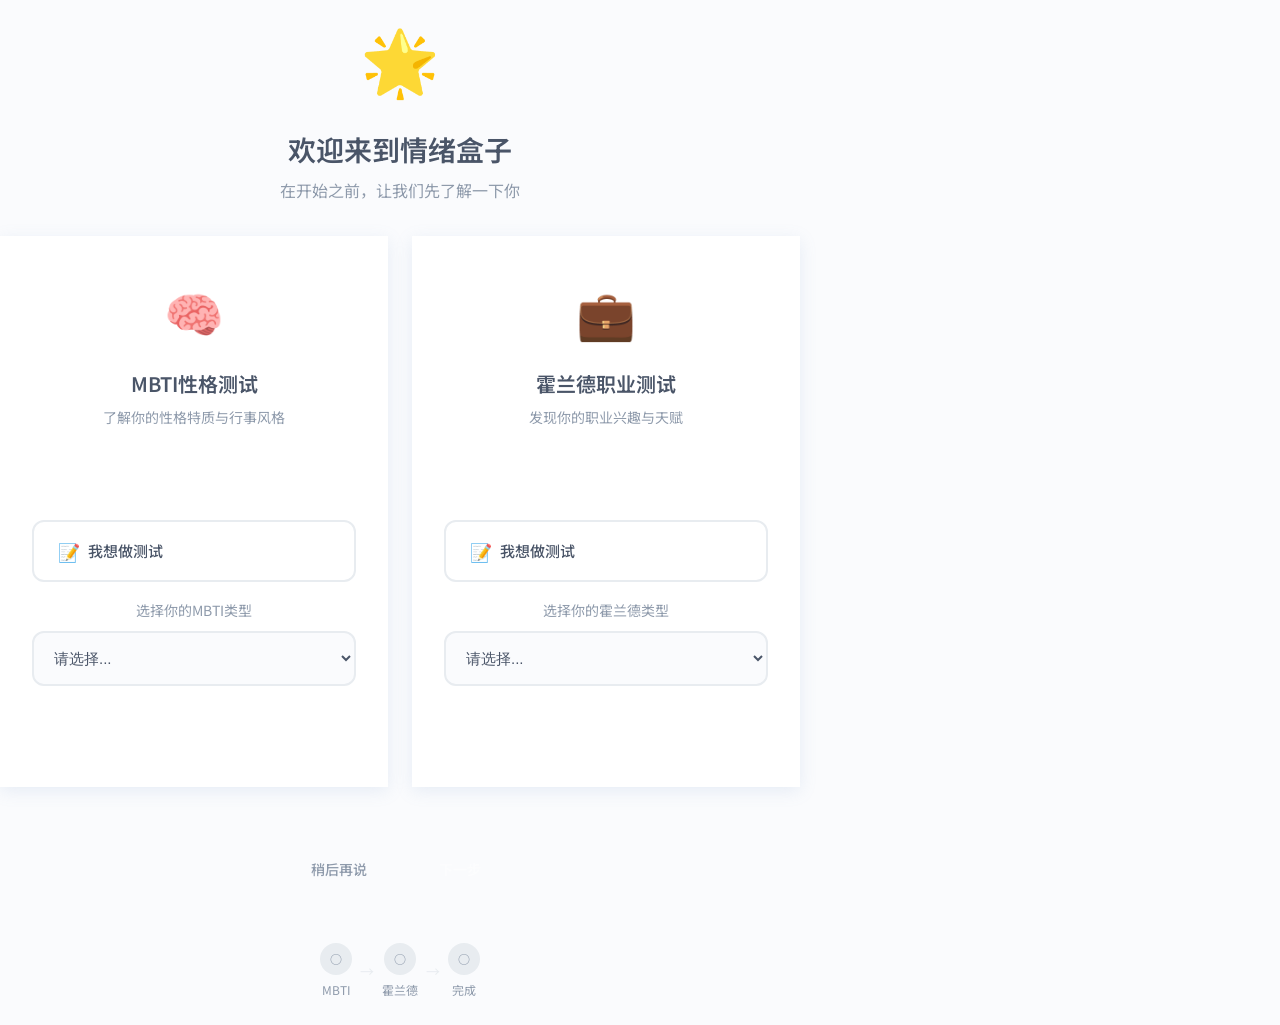
<file: index.html>
<!DOCTYPE html>
<html lang="zh-CN">
<head>
    <meta charset="UTF-8">
    <meta name="viewport" content="width=device-width, initial-scale=1.0, maximum-scale=1.0, user-scalable=no">
    <meta name="description" content="情绪盒子 - AI情绪治愈日记，坏情绪定时消散，小美好永久珍藏">
    <meta name="theme-color" content="#7C9ACC">
    <title>情绪盒子 - 欢迎来到情绪盒子</title>

    <link rel="preconnect" href="https://fonts.googleapis.com">
    <link rel="preconnect" href="https://fonts.gstatic.com" crossorigin>
    <link href="https://fonts.googleapis.com/css2?family=Noto+Sans+SC:wght@300;400;500;600;700&display=swap" rel="stylesheet">

    <link rel="stylesheet" href="css/variables.css">
    <link rel="stylesheet" href="css/base.css">
    <link rel="stylesheet" href="css/animations.css">
    <link rel="stylesheet" href="css/components.css">
    <link rel="stylesheet" href="css/layouts.css">

    <link rel="icon" href="data:image/svg+xml,<svg xmlns='http://www.w3.org/2000/svg' viewBox='0 0 100 100'><text y='.9em' font-size='90'>🫧</text></svg>">
</head>
<body>
    <div id="app" class="app-container">
        <!-- 准入选择页面 -->
        <div class="onboarding-container">
            <div class="onboarding-header">
                <div class="onboarding-icon">🌟</div>
                <h1 class="onboarding-title">欢迎来到情绪盒子</h1>
                <p class="onboarding-subtitle">在开始之前，让我们先了解一下你</p>
            </div>

            <div class="test-selection-grid">
                <!-- MBTI性格测试卡片 -->
                <div class="test-selection-card" id="mbtiSelectionCard">
                    <div class="test-card-icon">🧠</div>
                    <h2 class="test-card-title">MBTI性格测试</h2>
                    <p class="test-card-desc">了解你的性格特质与行事风格</p>
                    <div class="test-options">
                        <button class="test-option-btn" data-test="mbti" data-choice="known">
                            <span class="option-icon">✓</span>
                            <span class="option-text">我清楚自己的MBTI</span>
                        </button>
                        <button class="test-option-btn secondary" data-test="mbti" data-choice="unknown">
                            <span class="option-icon">📝</span>
                            <span class="option-text">我想做测试</span>
                        </button>
                    </div>
                    <div class="mbti-quick-select hidden" id="mbtiQuickSelect">
                        <p class="quick-select-label">选择你的MBTI类型</p>
                        <div class="mbti-type-selector">
                            <select id="mbtiTypeSelect" class="type-select">
                                <option value="">请选择...</option>
                                <optgroup label="分析型">
                                    <option value="INTJ">INTJ - 建筑师</option>
                                    <option value="INTP">INTP - 逻辑学家</option>
                                    <option value="ENTJ">ENTJ - 指挥官</option>
                                    <option value="ENTP">ENTP - 辩论家</option>
                                </optgroup>
                                <optgroup label="外交型">
                                    <option value="INFJ">INFJ - 提倡者</option>
                                    <option value="INFP">INFP - 调停者</option>
                                    <option value="ENFJ">ENFJ - 主人公</option>
                                    <option value="ENFP">ENFP - 竞选者</option>
                                </optgroup>
                                <optgroup label="守护型">
                                    <option value="ISTJ">ISTJ - 物流师</option>
                                    <option value="ISFJ">ISFJ - 守卫者</option>
                                    <option value="ESTJ">ESTJ - 总经理</option>
                                    <option value="ESFJ">ESFJ - 执政官</option>
                                </optgroup>
                                <optgroup label="探险型">
                                    <option value="ISTP">ISTP - 鉴赏家</option>
                                    <option value="ISFP">ISFP - 探险家</option>
                                    <option value="ESTP">ESTP - 企业家</option>
                                    <option value="ESFP">ESFP - 表演者</option>
                                </optgroup>
                            </select>
                        </div>
                        <button class="confirm-selection-btn" id="confirmMBTIBtn">确认选择</button>
                    </div>
                </div>

                <!-- 霍兰德职业测试卡片 -->
                <div class="test-selection-card" id="hollandSelectionCard">
                    <div class="test-card-icon">💼</div>
                    <h2 class="test-card-title">霍兰德职业测试</h2>
                    <p class="test-card-desc">发现你的职业兴趣与天赋</p>
                    <div class="test-options">
                        <button class="test-option-btn" data-test="holland" data-choice="known">
                            <span class="option-icon">✓</span>
                            <span class="option-text">我知道我的类型</span>
                        </button>
                        <button class="test-option-btn secondary" data-test="holland" data-choice="unknown">
                            <span class="option-icon">📝</span>
                            <span class="option-text">我想做测试</span>
                        </button>
                    </div>
                    <div class="holland-quick-select hidden" id="hollandQuickSelect">
                        <p class="quick-select-label">选择你的霍兰德类型</p>
                        <div class="holland-type-selector">
                            <select id="hollandTypeSelect" class="type-select">
                                <option value="">请选择...</option>
                                <option value="R">R - 现实型（Realistic）</option>
                                <option value="I">I - 研究型（Investigative）</option>
                                <option value="A">A - 艺术型（Artistic）</option>
                                <option value="S">S - 社会型（Social）</option>
                                <option value="E">E - 企业型（Enterprising）</option>
                                <option value="C">C - 常规型（Conventional）</option>
                                <option value="RI">RI - 现实+研究型</option>
                                <option value="RS">RS - 现实+社会型</option>
                                <option value="IS">IS - 研究+社会型</option>
                                <option value="IA">IA - 研究+艺术型</option>
                                <option value="SA">SA - 社会+艺术型</option>
                                <option value="SE">SE - 社会+企业型</option>
                                <option value="EC">EC - 企业+常规型</option>
                                <option value="CI">CI - 常规+研究型</option>
                                <option value="CR">CR - 常规+现实型</option>
                            </select>
                        </div>
                        <button class="confirm-selection-btn" id="confirmHollandBtn">确认选择</button>
                    </div>
                </div>
            </div>

            <!-- 底部操作按钮 -->
            <div class="onboarding-footer">
                <button class="skip-btn" id="skipOnboardingBtn">稍后再说</button>
                <button class="next-btn" id="nextOnboardingBtn" disabled>下一步</button>
            </div>
            
            <!-- 完成状态指示器 -->
            <div class="completion-indicator">
                <div class="completion-item">
                    <span class="completion-icon" id="mbtiIcon">○</span>
                    <span class="completion-text">MBTI</span>
                </div>
                <div class="completion-arrow">→</div>
                <div class="completion-item">
                    <span class="completion-icon" id="hollandIcon">○</span>
                    <span class="completion-text">霍兰德</span>
                </div>
                <div class="completion-arrow">→</div>
                <div class="completion-item">
                    <span class="completion-icon" id="doneIcon">○</span>
                    <span class="completion-text">完成</span>
                </div>
            </div>
        </div>
    </div>

    <div class="modal-overlay hidden" id="modalOverlay">
        <div class="modal">
            <div class="modal-header">
                <h3 class="modal-title" id="modalTitle">提示</h3>
                <button class="modal-close" id="modalClose">
                    <svg width="20" height="20" viewBox="0 0 256 256"><path fill="currentColor" d="M205.66 194.34a8 8 0 0 1-11.32 11.32L128 139.31l-66.34 66.35a8 8 0 0 1-11.32-11.32L116.69 128L50.34 61.66a8 8 0 0 1 11.32-11.32L128 116.69l66.34-66.35a8 8 0 0 1 11.32 11.32L139.31 128Z"/></svg>
                </button>
            </div>
            <div class="modal-body" id="modalBody"></div>
            <div class="modal-footer" id="modalFooter"></div>
        </div>
    </div>

    <script>
        // 页面加载时检查是否已完成引导
        document.addEventListener('DOMContentLoaded', () => {
            const hasCompletedSetup = localStorage.getItem('hasCompletedSetup') === 'true';
            if (hasCompletedSetup) {
                window.location.href = 'main.html';
                return;
            }

            // 获取DOM元素
            const mbtiSelect = document.getElementById('mbtiTypeSelect');
            const hollandSelect = document.getElementById('hollandTypeSelect');
            const nextBtn = document.getElementById('nextOnboardingBtn');
            const skipBtn = document.getElementById('skipOnboardingBtn');
            const mbtiIcon = document.getElementById('mbtiIcon');
            const hollandIcon = document.getElementById('hollandIcon');
            const doneIcon = document.getElementById('doneIcon');

            // 检查两个选择是否都已完成
            function checkCompletion() {
                const mbtiSelected = mbtiSelect.value && mbtiSelect.value !== '';
                const hollandSelected = hollandSelect.value && hollandSelect.value !== '';
                
                // 更新MBTI图标状态
                if (mbtiIcon) {
                    mbtiIcon.textContent = mbtiSelected ? '✓' : '○';
                    mbtiIcon.classList.toggle('completed', mbtiSelected);
                }
                
                // 更新霍兰德图标状态
                if (hollandIcon) {
                    hollandIcon.textContent = hollandSelected ? '✓' : '○';
                    hollandIcon.classList.toggle('completed', hollandSelected);
                }
                
                // 更新完成图标状态
                if (doneIcon) {
                    doneIcon.textContent = (mbtiSelected && hollandSelected) ? '✓' : '○';
                    doneIcon.classList.toggle('completed', (mbtiSelected && hollandSelected));
                }
                
                // 更新下一步按钮状态
                if (nextBtn) {
                    if (mbtiSelected && hollandSelected) {
                        nextBtn.disabled = false;
                        nextBtn.textContent = '完成';
                    } else {
                        nextBtn.disabled = true;
                        nextBtn.textContent = '下一步';
                    }
                }
            }

            // 监听下拉框变化
            if (mbtiSelect) {
                mbtiSelect.addEventListener('change', checkCompletion);
            }
            if (hollandSelect) {
                hollandSelect.addEventListener('change', checkCompletion);
            }

            // 稍后再说按钮
            if (skipBtn) {
                skipBtn.addEventListener('click', () => {
                    // 不保存任何数据，仅标记已跳过
                    localStorage.setItem('hasCompletedSetup', 'true');
                    localStorage.setItem('setupSkipped', 'true');
                    window.location.href = 'main.html';
                });
            }

            // 下一步/完成按钮
            if (nextBtn) {
                nextBtn.addEventListener('click', () => {
                    if (nextBtn.disabled) return;
                    
                    // 保存用户选择的类型
                    const mbtiType = mbtiSelect.value;
                    const hollandType = hollandSelect.value;
                    
                    localStorage.setItem('userMbti', mbtiType);
                    localStorage.setItem('userHolland', hollandType);
                    localStorage.setItem('hasCompletedSetup', 'true');
                    localStorage.setItem('setupSkipped', 'false');
                    
                    // 跳转到主界面
                    window.location.href = 'main.html';
                });
            }

            // 初始化检查
            checkCompletion();
        });
    </script>

    <script src="js/utils/storage.js"></script>
    <script src="js/utils/helpers.js"></script>
    <script src="js/modules/test.js"></script>
</body>
</html>
</file>
<file: css/variables.css>
:root {
    --primary: #7C9ACC;
    --primary-dark: #5A7FA8;
    --primary-light: #B8D4E8;

    --emotion-happy: #FFD93D;
    --emotion-calm: #6EC6FF;
    --emotion-energy: #FFB366;
    --emotion-heal: #98D4BB;
    --emotion-romantic: #FFB5C2;
    --emotion-contemplative: #C4A2D4;
    --emotion-sad: #8EBDD4;
    --emotion-anxious: #D4A574;

    --background: #FAFBFD;
    --surface: #FFFFFF;
    --text-primary: #4A5568;
    --text-secondary: #8E9AAB;
    --border: #E8ECF0;

    --success: #7BCDA0;
    --warning: #FFB347;
    --error: #E8A0A0;

    --font-primary: "Noto Sans SC", -apple-system, BlinkMacSystemFont, "PingFang SC", sans-serif;

    --text-xs: 12px;
    --text-sm: 14px;
    --text-base: 16px;
    --text-lg: 18px;
    --text-xl: 24px;
    --text-2xl: 32px;
    --text-3xl: 40px;

    --space-xs: 4px;
    --space-sm: 8px;
    --space-md: 16px;
    --space-lg: 24px;
    --space-xl: 32px;
    --space-2xl: 48px;
    --space-3xl: 64px;

    --radius-sm: 8px;
    --radius-md: 12px;
    --radius-lg: 20px;
    --radius-full: 9999px;

    --ease-gentle: cubic-bezier(0.4, 0, 0.2, 1);
    --ease-bounce: cubic-bezier(0.34, 1.56, 0.64, 1);
    --ease-smooth: cubic-bezier(0.25, 0.1, 0.25, 1);

    --duration-fast: 150ms;
    --duration-normal: 300ms;
    --duration-slow: 500ms;
    --duration-slower: 800ms;

    --shadow-sm: 0 2px 8px rgba(124, 154, 204, 0.1);
    --shadow-md: 0 4px 16px rgba(124, 154, 204, 0.15);
    --shadow-lg: 0 8px 32px rgba(124, 154, 204, 0.2);

    --current-emotion: var(--primary);
}

[data-theme="happy"] {
    --current-emotion: var(--emotion-happy);
}

[data-theme="calm"] {
    --current-emotion: var(--emotion-calm);
}

[data-theme="energy"] {
    --current-emotion: var(--emotion-energy);
}

[data-theme="heal"] {
    --current-emotion: var(--emotion-heal);
}

[data-theme="romantic"] {
    --current-emotion: var(--emotion-romantic);
}

[data-theme="contemplative"] {
    --current-emotion: var(--emotion-contemplative);
}

@media (prefers-reduced-motion: reduce) {
    :root {
        --duration-fast: 0ms;
        --duration-normal: 0ms;
        --duration-slow: 0ms;
        --duration-slower: 0ms;
    }
}
</file>
<file: css/base.css>
*, *::before, *::after {
    box-sizing: border-box;
    margin: 0;
    padding: 0;
}

html {
    font-size: 16px;
    -webkit-font-smoothing: antialiased;
    -moz-osx-font-smoothing: grayscale;
}

body {
    font-family: var(--font-primary);
    font-size: var(--text-base);
    line-height: 1.8;
    color: var(--text-primary);
    background-color: var(--background);
    min-height: 100vh;
    overflow-x: hidden;
}

input, textarea, button {
    font-family: inherit;
    font-size: inherit;
    border: none;
    outline: none;
    background: none;
}

button {
    cursor: pointer;
}

a {
    color: inherit;
    text-decoration: none;
}

ul, ol {
    list-style: none;
}

img {
    max-width: 100%;
    height: auto;
    display: block;
}

h1, h2, h3, h4, h5, h6 {
    font-weight: 600;
    line-height: 1.3;
}

h1 { font-size: var(--text-3xl); }
h2 { font-size: var(--text-2xl); }
h3 { font-size: var(--text-xl); }
h4 { font-size: var(--text-lg); }

p {
    margin-bottom: var(--space-md);
}

p:last-child {
    margin-bottom: 0;
}

::placeholder {
    color: var(--text-secondary);
    opacity: 0.7;
}

::-webkit-scrollbar {
    width: 6px;
    height: 6px;
}

::-webkit-scrollbar-track {
    background: transparent;
}

::-webkit-scrollbar-thumb {
    background: var(--border);
    border-radius: var(--radius-full);
}

::-webkit-scrollbar-thumb:hover {
    background: var(--text-secondary);
}

.sr-only {
    position: absolute;
    width: 1px;
    height: 1px;
    padding: 0;
    margin: -1px;
    overflow: hidden;
    clip: rect(0, 0, 0, 0);
    white-space: nowrap;
    border: 0;
}
</file>
<file: css/animations.css>
@keyframes fadeIn {
    from { opacity: 0; }
    to { opacity: 1; }
}

@keyframes fadeOut {
    from { opacity: 1; }
    to { opacity: 0; }
}

@keyframes fadeInUp {
    from {
        opacity: 0;
        transform: translateY(20px);
    }
    to {
        opacity: 1;
        transform: translateY(0);
    }
}

@keyframes fadeInDown {
    from {
        opacity: 0;
        transform: translateY(-20px);
    }
    to {
        opacity: 1;
        transform: translateY(0);
    }
}

@keyframes scaleIn {
    from {
        opacity: 0;
        transform: scale(0.9);
    }
    to {
        opacity: 1;
        transform: scale(1);
    }
}

@keyframes scaleOut {
    from {
        opacity: 1;
        transform: scale(1);
    }
    to {
        opacity: 0;
        transform: scale(0.95);
    }
}

@keyframes float {
    0%, 100% {
        transform: translateY(0) rotate(0deg);
    }
    50% {
        transform: translateY(-10px) rotate(5deg);
    }
}

@keyframes floatReverse {
    0%, 100% {
        transform: translateY(0) rotate(0deg);
    }
    50% {
        transform: translateY(-10px) rotate(-5deg);
    }
}

@keyframes breathe {
    0%, 100% {
        transform: scale(1);
    }
    50% {
        transform: scale(1.05);
    }
}

@keyframes pulse {
    0%, 100% {
        opacity: 1;
    }
    50% {
        opacity: 0.5;
    }
}

@keyframes shimmer {
    0% {
        background-position: -200% 0;
    }
    100% {
        background-position: 200% 0;
    }
}

@keyframes bounce {
    0%, 100% {
        transform: translateY(0);
    }
    50% {
        transform: translateY(-5px);
    }
}

@keyframes spin {
    from { transform: rotate(0deg); }
    to { transform: rotate(360deg); }
}

@keyframes petalFall {
    0% {
        transform: translateY(-10vh) translateX(0) rotate(0deg);
        opacity: 1;
    }
    100% {
        transform: translateY(100vh) translateX(100px) rotate(360deg);
        opacity: 0;
    }
}

@keyframes starTwinkle {
    0%, 100% {
        opacity: 0.3;
        transform: scale(1);
    }
    50% {
        opacity: 1;
        transform: scale(1.2);
    }
}

@keyframes ripple {
    0% {
        transform: scale(0);
        opacity: 0.5;
    }
    100% {
        transform: scale(4);
        opacity: 0;
    }
}

@keyframes slideInRight {
    from {
        opacity: 0;
        transform: translateX(30px);
    }
    to {
        opacity: 1;
        transform: translateX(0);
    }
}

@keyframes slideInLeft {
    from {
        opacity: 0;
        transform: translateX(-30px);
    }
    to {
        opacity: 1;
        transform: translateX(0);
    }
}

.animate-fade-in {
    animation: fadeIn var(--duration-normal) var(--ease-gentle);
}

.animate-fade-in-up {
    animation: fadeInUp var(--duration-slow) var(--ease-gentle);
}

.animate-scale-in {
    animation: scaleIn var(--duration-normal) var(--ease-bounce);
}

.animate-pulse {
    animation: pulse 2s var(--ease-gentle) infinite;
}

.animate-float {
    animation: float 6s var(--ease-gentle) infinite;
}

.animate-breathe {
    animation: breathe 3s var(--ease-gentle) infinite;
}

.animate-bounce {
    animation: bounce 1s var(--ease-bounce) infinite;
}

.transition-all {
    transition: all var(--duration-normal) var(--ease-gentle);
}

.transition-transform {
    transition: transform var(--duration-normal) var(--ease-gentle);
}

.transition-opacity {
    transition: opacity var(--duration-normal) var(--ease-gentle);
}

.transition-colors {
    transition: background-color var(--duration-slow) var(--ease-gentle),
                border-color var(--duration-slow) var(--ease-gentle),
                color var(--duration-slow) var(--ease-gentle);
}
</file>
<file: css/components.css>
.icon-btn {
    width: 40px;
    height: 40px;
    border-radius: var(--radius-full);
    display: flex;
    align-items: center;
    justify-content: center;
    color: var(--text-secondary);
    background: var(--surface);
    transition: all var(--duration-fast) var(--ease-gentle);
}

.icon-btn:hover {
    background: var(--primary-light);
    color: var(--primary-dark);
    transform: scale(1.05);
}

.icon-btn:active {
    transform: scale(0.95);
}

.primary-btn {
    display: inline-flex;
    align-items: center;
    justify-content: center;
    gap: var(--space-sm);
    padding: var(--space-md) var(--space-xl);
    background: linear-gradient(135deg, var(--primary) 0%, var(--primary-dark) 100%);
    color: white;
    font-weight: 500;
    border-radius: var(--radius-full);
    box-shadow: var(--shadow-sm);
    transition: all var(--duration-fast) var(--ease-gentle);
}

.primary-btn:hover {
    transform: translateY(-2px);
    box-shadow: var(--shadow-md);
    filter: brightness(1.05);
}

.primary-btn:active {
    transform: translateY(0) scale(0.98);
}

.primary-btn:disabled {
    opacity: 0.5;
    cursor: not-allowed;
    transform: none;
}

.secondary-btn {
    display: inline-flex;
    align-items: center;
    justify-content: center;
    gap: var(--space-sm);
    padding: var(--space-sm) var(--space-lg);
    background: transparent;
    color: var(--primary);
    font-weight: 500;
    border: 1.5px solid var(--primary);
    border-radius: var(--radius-full);
    transition: all var(--duration-fast) var(--ease-gentle);
}

.secondary-btn:hover {
    background: var(--primary-light);
    border-color: var(--primary);
}

.ghost-btn {
    display: inline-flex;
    align-items: center;
    justify-content: center;
    gap: var(--space-sm);
    padding: var(--space-sm) var(--space-md);
    background: transparent;
    color: var(--text-secondary);
    font-weight: 500;
    border-radius: var(--radius-md);
    transition: all var(--duration-fast) var(--ease-gentle);
}

.ghost-btn:hover {
    background: var(--border);
    color: var(--text-primary);
}

.back-btn {
    width: 40px;
    height: 40px;
    border-radius: var(--radius-full);
    display: flex;
    align-items: center;
    justify-content: center;
    color: var(--text-secondary);
    background: var(--surface);
    transition: all var(--duration-fast) var(--ease-gentle);
}

.back-btn:hover {
    background: var(--primary-light);
    color: var(--primary-dark);
}

.text-input {
    width: 100%;
    padding: var(--space-md);
    background: var(--surface);
    border: 1.5px solid var(--border);
    border-radius: var(--radius-md);
    color: var(--text-primary);
    transition: all var(--duration-fast) var(--ease-gentle);
}

.text-input:focus {
    border-color: var(--primary);
    box-shadow: 0 0 0 3px rgba(124, 154, 204, 0.2);
}

.text-input::placeholder {
    color: var(--text-secondary);
}

.mood-grid {
    display: grid;
    grid-template-columns: repeat(4, 1fr);
    gap: var(--space-md);
    padding: var(--space-md);
}

.mood-panel {
    display: flex;
    flex-direction: column;
    gap: var(--space-lg);
    padding: var(--space-md);
}

.mood-category {
    background: var(--surface);
    border-radius: var(--radius-lg);
    overflow: hidden;
    box-shadow: var(--shadow-sm);
}

.category-header {
    display: flex;
    align-items: center;
    gap: var(--space-sm);
    padding: var(--space-md) var(--space-lg);
    background: linear-gradient(135deg, var(--category-color) 0%, var(--category-color)80 100%);
    color: white;
}

.category-emoji {
    font-size: 20px;
}

.category-name {
    font-weight: 600;
    font-size: var(--text-base);
}

.category-desc {
    margin-left: auto;
    font-size: var(--text-xs);
    opacity: 0.8;
}

.category-emotions {
    display: grid;
    grid-template-columns: repeat(2, 1fr);
    gap: var(--space-sm);
    padding: var(--space-md);
}

.mood-card {
    position: relative;
    display: flex;
    flex-direction: column;
    align-items: center;
    gap: var(--space-xs);
    padding: var(--space-md);
    background: var(--background);
    border: 2px solid var(--border);
    border-radius: var(--radius-md);
    cursor: pointer;
    transition: all var(--duration-fast) var(--ease-gentle);
    overflow: hidden;
}

.mood-card:hover {
    border-color: var(--primary);
    transform: translateY(-2px);
    box-shadow: var(--shadow-sm);
}

.mood-card:active {
    transform: scale(0.95) translateY(0);
    box-shadow: none;
}

.mood-card.selected {
    border-color: var(--current-emotion);
    background: linear-gradient(135deg, var(--current-emotion)15 0%, var(--current-emotion)08 100%);
    transform: scale(1.02);
    box-shadow: 0 4px 12px var(--current-emotion)30;
}

.mood-card .mood-emoji {
    font-size: 28px;
    position: relative;
    z-index: 1;
}

.mood-card .mood-name {
    font-size: var(--text-sm);
    font-weight: 500;
    color: var(--text-primary);
    position: relative;
    z-index: 1;
}

.mood-card .mood-desc {
    font-size: var(--text-xs);
    color: var(--text-secondary);
    text-align: center;
    position: relative;
    z-index: 1;
}

.mood-glow {
    position: absolute;
    top: -50%;
    left: -50%;
    width: 200%;
    height: 200%;
    border-radius: 50%;
    opacity: 0;
    transition: opacity var(--duration-normal);
}

.mood-card:hover .mood-glow,
.mood-card.selected .mood-glow {
    opacity: 1;
}

.emotion-info-panel {
    margin-top: var(--space-md);
    padding: var(--space-lg);
    background: var(--surface);
    border-radius: var(--radius-lg);
    box-shadow: var(--shadow-sm);
    animation: fadeIn var(--duration-normal) var(--ease-gentle);
}

.emotion-info-header {
    display: flex;
    align-items: center;
    gap: var(--space-md);
    padding-left: var(--space-md);
    border-left: 4px solid var(--primary);
    margin-bottom: var(--space-md);
}

.emotion-info-emoji {
    font-size: 32px;
}

.emotion-info-content h4 {
    font-size: var(--text-lg);
    font-weight: 600;
    color: var(--text-primary);
    margin-bottom: var(--space-xs);
}

.emotion-info-content p {
    font-size: var(--text-sm);
    color: var(--text-secondary);
}

.emotion-info-psychology {
    display: flex;
    align-items: center;
    gap: var(--space-sm);
    padding: var(--space-md);
    background: rgba(124, 154, 204, 0.1);
    border-radius: var(--radius-md);
    font-size: var(--text-sm);
    color: var(--text-secondary);
}

.psychology-icon {
    font-size: 18px;
}

.mood-item {
    display: flex;
    flex-direction: column;
    align-items: center;
    gap: var(--space-xs);
    padding: var(--space-md);
    background: var(--surface);
    border: 2px solid transparent;
    border-radius: var(--radius-md);
    cursor: pointer;
    transition: all var(--duration-fast) var(--ease-gentle);
}

.mood-item:hover {
    transform: scale(1.05);
    box-shadow: var(--shadow-sm);
}

.mood-item.selected {
    border-color: var(--current-emotion);
    background: rgba(124, 154, 204, 0.1);
    transform: scale(1.08);
}

.mood-emoji {
    font-size: 32px;
    line-height: 1;
}

.mood-label {
    font-size: var(--text-sm);
    color: var(--text-secondary);
}

.mood-item.selected .mood-label {
    color: var(--text-primary);
    font-weight: 500;
}

.stars-container {
    display: flex;
    gap: var(--space-sm);
    padding: var(--space-md);
}

.star {
    font-size: 28px;
    cursor: pointer;
    transition: all var(--duration-fast) var(--ease-bounce);
    opacity: 0.3;
}

.star:hover {
    transform: scale(1.3);
}

.star.active {
    opacity: 1;
    animation: bounce 0.3s var(--ease-bounce);
}

.diary-card {
    background: var(--surface);
    border-radius: var(--radius-lg);
    padding: var(--space-lg);
    box-shadow: var(--shadow-sm);
    transition: all var(--duration-normal) var(--ease-gentle);
    cursor: pointer;
    position: relative;
    overflow: hidden;
}

.diary-card::before {
    content: '';
    position: absolute;
    left: 0;
    top: 0;
    bottom: 0;
    width: 4px;
    background: var(--current-emotion);
}

.diary-card:hover {
    transform: translateY(-4px);
    box-shadow: var(--shadow-md);
}

.diary-card:active {
    transform: translateY(-2px) scale(0.99);
}

.diary-card-title {
    font-size: var(--text-lg);
    font-weight: 600;
    margin-bottom: var(--space-sm);
    color: var(--text-primary);
}

.diary-card-preview {
    font-size: var(--text-sm);
    color: var(--text-secondary);
    line-height: 1.6;
    display: -webkit-box;
    -webkit-line-clamp: 3;
    -webkit-box-orient: vertical;
    overflow: hidden;
}

.diary-card-meta {
    display: flex;
    align-items: center;
    gap: var(--space-md);
    margin-top: var(--space-md);
    font-size: var(--text-xs);
    color: var(--text-secondary);
}

.chat-bubble {
    max-width: 80%;
    padding: var(--space-md) var(--space-lg);
    border-radius: var(--radius-lg);
    line-height: 1.6;
    animation: fadeInUp var(--duration-normal) var(--ease-gentle);
}

.chat-bubble.user {
    background: linear-gradient(135deg, var(--primary) 0%, var(--primary-dark) 100%);
    color: white;
    margin-left: auto;
    border-bottom-right-radius: var(--space-xs);
}

.chat-bubble.assistant {
    background: var(--surface);
    color: var(--text-primary);
    border-bottom-left-radius: var(--space-xs);
    box-shadow: var(--shadow-sm);
}

.chat-bubble.error {
    background: rgba(232, 160, 160, 0.2);
    border: 1px solid var(--error);
}

.chip {
    padding: var(--space-sm) var(--space-md);
    background: var(--surface);
    border: 1px solid var(--border);
    border-radius: var(--radius-full);
    font-size: var(--text-sm);
    color: var(--text-secondary);
    cursor: pointer;
    transition: all var(--duration-fast) var(--ease-gentle);
}

.chip:hover {
    background: var(--primary-light);
    border-color: var(--primary);
    color: var(--primary-dark);
}

.chip.active {
    background: var(--primary);
    border-color: var(--primary);
    color: white;
}

.toggle-btn {
    width: 40px;
    height: 40px;
    border-radius: var(--radius-md);
    display: flex;
    align-items: center;
    justify-content: center;
    color: var(--text-secondary);
    background: transparent;
    transition: all var(--duration-fast) var(--ease-gentle);
}

.toggle-btn:hover {
    background: var(--surface);
}

.toggle-btn.active {
    background: var(--primary-light);
    color: var(--primary);
}

/* ========================================
   弹窗组件 - 修复版
   ======================================== */

/* 遮罩层 */
.modal-overlay {
    position: fixed;
    inset: 0;
    background: rgba(0, 0, 0, 0.5);
    display: flex;
    align-items: center;
    justify-content: center;
    padding: var(--space-lg);
    z-index: 1000;
    opacity: 1;
    visibility: visible;
    transition: opacity 0.3s ease, visibility 0.3s ease;
}

/* 隐藏状态 - 关键修复！ */
.modal-overlay.hidden {
    display: none !important;
    opacity: 0 !important;
    visibility: hidden !important;
}

/* 弹窗主体 */
.modal {
    background: var(--surface);
    border-radius: var(--radius-xl);
    width: 100%;
    max-width: 480px;
    max-height: 85vh;
    overflow: hidden;
    display: flex;
    flex-direction: column;
    box-shadow: 0 20px 60px rgba(0, 0, 0, 0.3);
    transform: scale(1);
    transition: transform 0.3s cubic-bezier(0.34, 1.56, 0.64, 1);
}

/* 头部 */
.modal-header {
    display: flex;
    align-items: center;
    justify-content: space-between;
    padding: var(--space-lg);
    border-bottom: 1px solid var(--border);
    flex-shrink: 0;
}

.modal-title {
    font-size: var(--text-lg);
    font-weight: 600;
    color: var(--text-primary);
}

/* 关闭按钮 - 加大尺寸和层级 */
.modal-close {
    width: 36px;
    height: 36px;
    min-width: 36px;
    border-radius: var(--radius-full);
    display: flex;
    align-items: center;
    justify-content: center;
    color: var(--text-secondary);
    background: transparent;
    border: none;
    cursor: pointer;
    transition: all 0.2s ease;
    position: relative;
    z-index: 10;
}

.modal-close:hover {
    background: var(--border);
    color: var(--text-primary);
    transform: rotate(90deg);
}

.modal-close:active {
    transform: rotate(90deg) scale(0.95);
}

/* 内容区 */
.modal-body {
    padding: var(--space-lg);
    overflow-y: auto;
    flex: 1;
    -webkit-overflow-scrolling: touch;
}

/* 底部按钮 */
.modal-footer {
    display: flex;
    gap: var(--space-sm);
    justify-content: flex-end;
    padding: var(--space-lg);
    border-top: 1px solid var(--border);
    flex-shrink: 0;
    flex-wrap: wrap;
}

.modal-footer button {
    min-width: 80px;
    padding: var(--space-sm) var(--space-lg);
    border-radius: var(--radius-full);
    font-weight: 500;
    transition: all 0.2s ease;
}

/* Toast 提示 */
#toastContainer {
    position: fixed;
    bottom: 100px;
    left: 50%;
    transform: translateX(-50%);
    z-index: 1001;
    display: flex;
    flex-direction: column;
    align-items: center;
    gap: var(--space-sm);
    pointer-events: none;
}

.toast {
    background: var(--text-primary);
    color: white;
    padding: var(--space-md) var(--space-xl);
    border-radius: var(--radius-full);
    font-size: var(--text-sm);
    opacity: 0;
    transform: translateY(20px);
    transition: all 0.3s ease;
    white-space: nowrap;
    box-shadow: var(--shadow-md);
    pointer-events: auto;
}

.toast.show {
    opacity: 1;
    transform: translateY(0);
}

.toast.success {
    background: linear-gradient(135deg, #98D4BB, #7AC9A6);
}

.toast.error {
    background: linear-gradient(135deg, #E57373, #D32F2F);
}

.toast.warning {
    background: linear-gradient(135deg, #FFB74D, #F57C00);
}

/* 移动端适配 */
@media (max-width: 640px) {
    .modal-overlay {
        padding: var(--space-sm);
        align-items: flex-end;
    }

    .modal {
        max-width: 100%;
        max-height: 90vh;
        border-radius: var(--radius-xl) var(--radius-xl) 0 0;
        transform: translateY(0);
    }

    .modal-footer {
        flex-direction: column;
    }

    .modal-footer button {
        width: 100%;
    }
}
.modal {
    background: var(--surface);
    border-radius: var(--radius-lg);
    width: 100%;
    max-width: 480px;
    max-height: 90vh;
    overflow: hidden;
    display: flex;
    flex-direction: column;
    animation: scaleIn var(--duration-normal) var(--ease-bounce);
}

.modal-header {
    display: flex;
    align-items: center;
    justify-content: space-between;
    padding: var(--space-lg);
    border-bottom: 1px solid var(--border);
}

.modal-title {
    font-size: var(--text-lg);
    font-weight: 600;
}

.modal-close {
    width: 32px;
    height: 32px;
    border-radius: var(--radius-full);
    display: flex;
    align-items: center;
    justify-content: center;
    color: var(--text-secondary);
    transition: all var(--duration-fast) var(--ease-gentle);
}

.modal-close:hover {
    background: var(--border);
    color: var(--text-primary);
}

.modal-body {
    padding: var(--space-lg);
    overflow-y: auto;
    flex: 1;
}

.modal-footer {
    display: flex;
    gap: var(--space-md);
    justify-content: flex-end;
    padding: var(--space-lg);
    border-top: 1px solid var(--border);
}

.toast {
    position: fixed;
    bottom: 100px;
    left: 50%;
    transform: translateX(-50%);
    background: var(--text-primary);
    color: white;
    padding: var(--space-md) var(--space-xl);
    border-radius: var(--radius-full);
    font-size: var(--text-sm);
    z-index: 1001;
    animation: fadeInUp var(--duration-normal) var(--ease-bounce);
}

.toast.success {
    background: var(--success);
}

.toast.error {
    background: var(--error);
}

.toast.warning {
    background: var(--warning);
}

.setting-item {
    display: flex;
    align-items: center;
    justify-content: space-between;
    padding: var(--space-lg);
    background: var(--surface);
    border-radius: var(--radius-md);
    cursor: pointer;
    transition: all var(--duration-fast) var(--ease-gentle);
}

.setting-item:hover {
    background: var(--background);
}

.setting-info {
    display: flex;
    align-items: center;
    gap: var(--space-md);
}

.setting-icon {
    font-size: 24px;
}

.setting-label {
    font-weight: 500;
    color: var(--text-primary);
}

.setting-desc {
    font-size: var(--text-sm);
    color: var(--text-secondary);
}

.setting-arrow {
    color: var(--text-secondary);
}

.user-avatar {
    width: 40px;
    height: 40px;
    border-radius: var(--radius-full);
    background: var(--primary-light);
    display: flex;
    align-items: center;
    justify-content: center;
    cursor: pointer;
    transition: all var(--duration-fast) var(--ease-gentle);
}

.user-avatar:hover {
    transform: scale(1.05);
    box-shadow: var(--shadow-sm);
}

.avatar-placeholder {
    font-size: 20px;
}

.emotion-dot {
    width: 12px;
    height: 12px;
    border-radius: var(--radius-full);
    flex-shrink: 0;
}

.loading-spinner {
    width: 24px;
    height: 24px;
    border: 2px solid var(--border);
    border-top-color: var(--primary);
    border-radius: var(--radius-full);
    animation: spin 0.8s linear infinite;
}
</file>
<file: css/layouts.css>
.app-container {
    min-height: 100vh;
    display: flex;
    flex-direction: column;
    background: var(--background);
}

.app-header {
    position: sticky;
    top: 0;
    z-index: 100;
    background: var(--surface);
    border-bottom: 1px solid var(--border);
    padding: var(--space-md) var(--space-lg);
}

.header-content {
    max-width: 1200px;
    margin: 0 auto;
    display: flex;
    align-items: center;
    justify-content: space-between;
}

.logo-section {
    display: flex;
    flex-direction: column;
    gap: var(--space-xs);
}

.logo {
    display: flex;
    align-items: center;
    gap: var(--space-sm);
}

.logo-icon {
    font-size: 28px;
}

.logo-text {
    font-size: var(--text-xl);
    font-weight: 700;
    color: var(--primary-dark);
}

.tagline {
    font-size: var(--text-xs);
    color: var(--text-secondary);
    display: none;
}

.header-actions {
    display: flex;
    align-items: center;
    gap: var(--space-sm);
}

.main-content {
    flex: 1;
    padding-bottom: 80px;
}

.page {
    padding: var(--space-lg);
    max-width: 1200px;
    margin: 0 auto;
    animation: fadeIn var(--duration-normal) var(--ease-gentle);
}

.page.hidden {
    display: none;
}

.hero-section {
    position: relative;
    padding: var(--space-2xl) 0;
    text-align: center;
}

.decorative-elements {
    position: absolute;
    inset: 0;
    overflow: hidden;
    pointer-events: none;
}

.floating-shape {
    position: absolute;
    border-radius: 50%;
    opacity: 0.1;
}

.shape-1 {
    width: 200px;
    height: 200px;
    background: var(--primary);
    top: -50px;
    right: -50px;
    animation: float 8s var(--ease-gentle) infinite;
}

.shape-2 {
    width: 150px;
    height: 150px;
    background: var(--emotion-romantic);
    bottom: 0;
    left: -30px;
    animation: floatReverse 10s var(--ease-gentle) infinite;
}

.shape-3 {
    width: 100px;
    height: 100px;
    background: var(--emotion-heal);
    top: 50%;
    left: 10%;
    animation: float 6s var(--ease-gentle) infinite reverse;
}

.petal {
    position: absolute;
    font-size: 20px;
    animation: petalFall var(--duration-slower) linear infinite;
    opacity: 0.6;
}

.petal-1 {
    left: 10%;
    animation-delay: 0s;
    animation-duration: 12s;
}

.petal-2 {
    left: 50%;
    animation-delay: 4s;
    animation-duration: 15s;
}

.petal-3 {
    left: 80%;
    animation-delay: 8s;
    animation-duration: 10s;
}

.greeting-card {
    background: var(--surface);
    border-radius: var(--radius-lg);
    padding: var(--space-xl);
    box-shadow: var(--shadow-md);
    max-width: 600px;
    margin: 0 auto;
    position: relative;
    z-index: 1;
}

.card-header {
    text-align: center;
    margin-bottom: var(--space-xl);
}

.card-title {
    font-size: var(--text-2xl);
    color: var(--text-primary);
    margin-bottom: var(--space-sm);
}

.date-display {
    font-size: var(--text-sm);
    color: var(--text-secondary);
}

.mood-selector-container {
    display: flex;
    flex-direction: column;
    gap: var(--space-lg);
}

.intensity-selector {
    display: flex;
    flex-direction: column;
    align-items: center;
    gap: var(--space-sm);
}

.intensity-label {
    font-size: var(--text-sm);
    color: var(--text-secondary);
}

.quick-note {
    margin-top: var(--space-md);
}

.note-input {
    width: 100%;
    padding: var(--space-md);
    background: var(--background);
    border: 1.5px solid transparent;
    border-radius: var(--radius-md);
    text-align: center;
    font-size: var(--text-base);
    transition: all var(--duration-fast) var(--ease-gentle);
}

.note-input:focus {
    background: var(--surface);
    border-color: var(--primary);
}

.save-mood-btn-container {
    margin-top: var(--space-lg);
}

.quick-actions {
    display: grid;
    grid-template-columns: 1fr;
    gap: var(--space-md);
    padding: var(--space-lg) 0;
}

.action-card {
    display: flex;
    align-items: center;
    gap: var(--space-lg);
    padding: var(--space-lg);
    background: var(--surface);
    border-radius: var(--radius-lg);
    box-shadow: var(--shadow-sm);
    text-align: left;
    transition: all var(--duration-normal) var(--ease-gentle);
}

.action-card:hover {
    transform: translateX(8px);
    box-shadow: var(--shadow-md);
}

.action-card:active {
    transform: translateX(4px);
}

.action-icon {
    font-size: 32px;
    width: 56px;
    height: 56px;
    display: flex;
    align-items: center;
    justify-content: center;
    background: var(--background);
    border-radius: var(--radius-md);
    flex-shrink: 0;
}

.action-content {
    flex: 1;
}

.action-content h3 {
    font-size: var(--text-lg);
    font-weight: 600;
    color: var(--text-primary);
    margin-bottom: var(--space-xs);
}

.action-content p {
    font-size: var(--text-sm);
    color: var(--text-secondary);
}

.action-arrow {
    color: var(--text-secondary);
}

.action-card.ai-card {
    background: linear-gradient(135deg, rgba(124, 154, 204, 0.1) 0%, rgba(196, 162, 212, 0.1) 100%);
    border: 1px solid var(--primary-light);
}

.recent-moods {
    padding: var(--space-xl) 0;
}

.section-title {
    font-size: var(--text-lg);
    color: var(--text-primary);
    margin-bottom: var(--space-lg);
}

.mood-timeline {
    display: flex;
    flex-direction: column;
    gap: var(--space-md);
}

.timeline-item {
    display: flex;
    align-items: flex-start;
    gap: var(--space-md);
    padding: var(--space-md);
    background: var(--surface);
    border-radius: var(--radius-md);
    animation: fadeInUp var(--duration-normal) var(--ease-gentle);
}

.timeline-date {
    font-size: var(--text-sm);
    color: var(--text-secondary);
    min-width: 60px;
    text-align: center;
}

.timeline-content {
    flex: 1;
}

.timeline-mood {
    display: flex;
    align-items: center;
    gap: var(--space-sm);
    margin-bottom: var(--space-xs);
}

.timeline-mood .emotion-dot {
    width: 8px;
    height: 8px;
}

.timeline-note {
    font-size: var(--text-sm);
    color: var(--text-secondary);
}

.bottom-nav {
    position: fixed;
    bottom: 0;
    left: 0;
    right: 0;
    background: var(--surface);
    border-top: 1px solid var(--border);
    display: flex;
    justify-content: space-around;
    padding: var(--space-sm) 0;
    padding-bottom: calc(var(--space-sm) + env(safe-area-inset-bottom, 0));
    z-index: 100;
}

.nav-item {
    display: flex;
    flex-direction: column;
    align-items: center;
    gap: var(--space-xs);
    padding: var(--space-sm);
    color: var(--text-secondary);
    font-size: var(--text-xs);
    border-radius: var(--radius-md);
    transition: all var(--duration-fast) var(--ease-gentle);
    min-width: 60px;
}

.nav-item:hover {
    background: var(--background);
}

.nav-item.active {
    color: var(--primary);
}

.nav-item.active svg {
    transform: scale(1.1);
}

.diary-editor {
    display: flex;
    flex-direction: column;
    min-height: calc(100vh - 140px);
}

.editor-header {
    display: flex;
    align-items: center;
    gap: var(--space-md);
    margin-bottom: var(--space-lg);
}

.editor-date {
    flex: 1;
    font-size: var(--text-sm);
    color: var(--text-secondary);
    text-align: center;
}

.editor-actions {
    display: flex;
    gap: var(--space-md);
    font-size: var(--text-sm);
    color: var(--text-secondary);
}

.editor-body {
    flex: 1;
    display: flex;
    flex-direction: column;
    gap: var(--space-md);
}

.diary-title-input {
    font-size: var(--text-xl);
    font-weight: 600;
    padding: var(--space-md);
    background: transparent;
    color: var(--text-primary);
}

.diary-title-input::placeholder {
    color: var(--text-secondary);
    opacity: 0.5;
}

.diary-content-input {
    flex: 1;
    min-height: 300px;
    padding: var(--space-md);
    background: var(--surface);
    border-radius: var(--radius-md);
    color: var(--text-primary);
    line-height: 1.8;
    resize: none;
}

.diary-content-input::placeholder {
    color: var(--text-secondary);
    opacity: 0.5;
}

.editor-footer {
    display: flex;
    align-items: center;
    justify-content: space-between;
    margin-top: var(--space-lg);
    padding-top: var(--space-lg);
    border-top: 1px solid var(--border);
}

.mood-tag-display {
    display: flex;
    align-items: center;
    gap: var(--space-sm);
    font-size: var(--text-sm);
    color: var(--text-secondary);
}

/* ========================
   日记情绪选择器样式
   ======================== */

.diary-mood-selector {
    margin-bottom: var(--space-md);
    padding: var(--space-md);
    background: var(--surface);
    border-radius: var(--radius-lg);
    transition: all 0.4s cubic-bezier(0.34, 1.56, 0.64, 1);
}

.selector-label {
    font-size: var(--text-sm);
    color: var(--text-secondary);
    margin-bottom: var(--space-sm);
    font-weight: 500;
}

.diary-mood-selector .mood-grid {
    display: grid;
    grid-template-columns: repeat(auto-fill, minmax(72px, 1fr));
    gap: var(--space-sm);
}

.diary-mood-item {
    display: flex;
    flex-direction: column;
    align-items: center;
    justify-content: center;
    padding: var(--space-sm);
    background: var(--background);
    border: 2px solid var(--border);
    border-radius: var(--radius-md);
    cursor: pointer;
    transition: all 0.3s cubic-bezier(0.34, 1.56, 0.64, 1);
    text-align: center;
}

.diary-mood-item:hover {
    transform: translateY(-2px) scale(1.02);
    box-shadow: var(--shadow-sm);
}

.diary-mood-item:active {
    transform: scale(0.98);
}

.diary-mood-item.selected {
    border-color: var(--diary-mood-color);
    background: linear-gradient(135deg, var(--diary-mood-color)20 0%, var(--diary-mood-color)08 100%);
    transform: scale(1.04);
    box-shadow: 0 4px 12px var(--diary-mood-color)30;
}

.diary-mood-emoji {
    font-size: 28px;
    margin-bottom: var(--space-xs);
    line-height: 1;
}

.diary-mood-name {
    font-size: var(--text-xs);
    color: var(--text-primary);
    font-weight: 500;
}

.diary-mood-item.selected .diary-mood-name {
    color: var(--text-primary);
    font-weight: 600;
}

/* 日记页面主题色动态变化 */
#diaryPage {
    --diary-mood-color: #7C9ACC;
    --diary-bg-color: linear-gradient(135deg, #f5f7fa 0%, #e4e8ec 100%);
    background: var(--diary-bg-color);
    transition: background 0.6s cubic-bezier(0.4, 0.0, 0.2, 1), 
                --diary-mood-color 0.6s cubic-bezier(0.4, 0.0, 0.2, 1);
}

#diaryPage.theme-transitioning {
    transition: background 0.6s cubic-bezier(0.4, 0.0, 0.2, 1), 
                --diary-mood-color 0.6s cubic-bezier(0.4, 0.0, 0.2, 1);
}

#diaryPage .diary-editor {
    background: rgba(255, 255, 255, 0.92);
    backdrop-filter: blur(12px);
    border-radius: var(--radius-xl);
    padding: var(--space-lg);
    margin: var(--space-md);
    transition: background 0.6s cubic-bezier(0.4, 0.0, 0.2, 1),
                box-shadow 0.6s cubic-bezier(0.4, 0.0, 0.2, 1);
}

/* 输入框样式随主题色变化 */
#diaryPage .diary-title-input:focus,
#diaryPage .diary-content-input:focus {
    outline: none;
    border-color: var(--diary-mood-color);
    box-shadow: 0 0 0 3px var(--diary-mood-color)15;
    transition: all 0.3s cubic-bezier(0.4, 0.0, 0.2, 1);
}

/* 保存按钮随主题色变化 */
#diaryPage #saveDiaryBtn {
    background: var(--diary-mood-color);
    transition: all 0.3s cubic-bezier(0.4, 0.0, 0.2, 1);
}

#diaryPage #saveDiaryBtn:hover {
    transform: scale(1.02);
    box-shadow: 0 4px 12px var(--diary-mood-color)40;
}

/* 情绪选择器悬停效果增强 */
.diary-mood-item {
    position: relative;
    overflow: hidden;
}

.diary-mood-item::before {
    content: '';
    position: absolute;
    top: 0;
    left: 0;
    right: 0;
    bottom: 0;
    background: linear-gradient(135deg, transparent 0%, rgba(255,255,255,0.3) 50%, transparent 100%);
    opacity: 0;
    transition: opacity 0.3s ease;
}

.diary-mood-item:hover::before {
    opacity: 1;
}

/* 移动端优化 */
@media (max-width: 640px) {
    .diary-mood-selector .mood-grid {
        grid-template-columns: repeat(auto-fill, minmax(64px, 1fr));
    }
    
    .diary-mood-emoji {
        font-size: 24px;
    }
    
    #diaryPage .diary-editor {
        margin: var(--space-sm);
        padding: var(--space-md);
    }
}

/* ========================
   准入选择页面样式
   ======================== */

#onboardingPage {
    --onboarding-primary: #7C9ACC;
    --onboarding-gradient: linear-gradient(135deg, #E8F4FD 0%, #F0F4F8 50%, #F5F0FF 100%);
    background: var(--onboarding-gradient);
    min-height: 100vh;
    display: flex;
    align-items: center;
    justify-content: center;
    padding: var(--space-lg);
}

.onboarding-container {
    max-width: 800px;
    width: 100%;
    animation: fadeInUp 0.6s cubic-bezier(0.34, 1.56, 0.64, 1);
}

@keyframes fadeInUp {
    from {
        opacity: 0;
        transform: translateY(20px);
    }
    to {
        opacity: 1;
        transform: translateY(0);
    }
}

.onboarding-header {
    text-align: center;
    margin-bottom: var(--space-xl);
}

.onboarding-icon {
    font-size: 64px;
    margin-bottom: var(--space-md);
    animation: bounce 2s ease-in-out infinite;
}

@keyframes bounce {
    0%, 100% { transform: translateY(0); }
    50% { transform: translateY(-10px); }
}

.onboarding-title {
    font-size: 28px;
    font-weight: 600;
    color: var(--text-primary);
    margin-bottom: var(--space-sm);
}

.onboarding-subtitle {
    font-size: 16px;
    color: var(--text-secondary);
}

.test-selection-grid {
    display: grid;
    grid-template-columns: repeat(auto-fit, minmax(300px, 1fr));
    gap: var(--space-lg);
    margin-bottom: var(--space-xl);
}

.test-selection-card {
    background: rgba(255, 255, 255, 0.95);
    backdrop-filter: blur(12px);
    border-radius: var(--radius-xl);
    padding: var(--space-xl);
    text-align: center;
    box-shadow: var(--shadow-md);
    transition: all 0.3s cubic-bezier(0.34, 1.56, 0.64, 1);
}

.test-selection-card:hover {
    transform: translateY(-4px);
    box-shadow: var(--shadow-lg);
}

.test-card-icon {
    font-size: 48px;
    margin-bottom: var(--space-md);
}

.test-card-title {
    font-size: 20px;
    font-weight: 600;
    color: var(--text-primary);
    margin-bottom: var(--space-sm);
}

.test-card-desc {
    font-size: 14px;
    color: var(--text-secondary);
    margin-bottom: var(--space-lg);
}

.test-options {
    display: flex;
    flex-direction: column;
    gap: var(--space-sm);
}

.test-option-btn {
    display: flex;
    align-items: center;
    gap: var(--space-sm);
    padding: var(--space-md) var(--space-lg);
    background: var(--onboarding-primary);
    color: white;
    border: none;
    border-radius: var(--radius-md);
    font-size: 15px;
    font-weight: 500;
    cursor: pointer;
    transition: all 0.3s cubic-bezier(0.34, 1.56, 0.64, 1);
}

.test-option-btn:hover {
    transform: scale(1.02);
    box-shadow: 0 4px 12px var(--onboarding-primary)40;
}

.test-option-btn.secondary {
    background: var(--surface);
    color: var(--text-primary);
    border: 2px solid var(--border);
}

.test-option-btn.secondary:hover {
    border-color: var(--onboarding-primary);
    background: rgba(124, 154, 204, 0.08);
}

.option-icon {
    font-size: 18px;
}

.quick-select-label {
    font-size: 14px;
    color: var(--text-secondary);
    margin: var(--space-md) 0 var(--space-sm);
}

.type-select {
    width: 100%;
    padding: var(--space-md);
    border: 2px solid var(--border);
    border-radius: var(--radius-md);
    font-size: 15px;
    background: var(--background);
    color: var(--text-primary);
    margin-bottom: var(--space-md);
}

.type-select:focus {
    outline: none;
    border-color: var(--onboarding-primary);
}

.confirm-selection-btn {
    width: 100%;
    padding: var(--space-md);
    background: var(--onboarding-primary);
    color: white;
    border: none;
    border-radius: var(--radius-md);
    font-size: 15px;
    font-weight: 600;
    cursor: pointer;
    transition: all 0.3s cubic-bezier(0.34, 1.56, 0.64, 1);
}

.confirm-selection-btn:hover {
    transform: scale(1.02);
    box-shadow: 0 4px 12px var(--onboarding-primary)40;
}

.onboarding-footer {
    display: flex;
    align-items: center;
    justify-content: center;
    gap: var(--space-md);
    padding: var(--space-lg);
}

.skip-btn {
    padding: var(--space-md) var(--space-lg);
    background: transparent;
    color: var(--text-secondary);
    border: none;
    border-radius: var(--radius-md);
    font-size: 14px;
    font-weight: 500;
    cursor: pointer;
    transition: all 0.3s ease;
}

.skip-btn:hover {
    color: var(--text-primary);
    background: var(--surface);
}

.next-btn {
    padding: var(--space-md) var(--space-xl);
    background: var(--onboarding-primary);
    color: white;
    border: none;
    border-radius: var(--radius-md);
    font-size: 14px;
    font-weight: 600;
    cursor: pointer;
    transition: all 0.3s cubic-bezier(0.34, 1.56, 0.64, 1);
    box-shadow: 0 2px 8px rgba(124, 154, 204, 0.3);
}

.next-btn:hover {
    transform: translateY(-1px);
    box-shadow: 0 4px 12px rgba(124, 154, 204, 0.4);
}

.next-btn:active {
    transform: translateY(0);
}

.next-btn:disabled {
    opacity: 0.5;
    cursor: not-allowed;
    transform: none;
    box-shadow: none;
}

.completion-indicator {
    display: flex;
    align-items: center;
    justify-content: center;
    gap: var(--space-sm);
    padding: var(--space-lg) var(--space-xl);
}

.completion-item {
    display: flex;
    flex-direction: column;
    align-items: center;
    gap: var(--space-xs);
}

.completion-icon {
    width: 32px;
    height: 32px;
    border-radius: var(--radius-full);
    display: flex;
    align-items: center;
    justify-content: center;
    font-size: 12px;
    font-weight: 600;
    background: var(--border);
    color: var(--text-secondary);
    transition: all 0.3s ease;
}

.completion-icon.completed {
    background: var(--onboarding-primary);
    color: white;
}

.completion-text {
    font-size: 12px;
    color: var(--text-secondary);
}

.completion-arrow {
    color: var(--border);
    font-size: 14px;
}

/* ========================
   测试页面通用样式
   ======================== */

#mbtiTestPage,
#hollandTestPage {
    --test-primary: #7C9ACC;
    --test-gradient: linear-gradient(135deg, #E8F4FD 0%, #F0F4F8 50%, #F5F0FF 100%);
    background: var(--test-gradient);
    min-height: 100vh;
}

.test-page-container {
    max-width: 640px;
    margin: 0 auto;
    padding: var(--space-lg);
}

.test-page-header {
    display: flex;
    align-items: center;
    justify-content: space-between;
    margin-bottom: var(--space-md);
}

.back-btn {
    width: 40px;
    height: 40px;
    display: flex;
    align-items: center;
    justify-content: center;
    background: rgba(255, 255, 255, 0.9);
    border: none;
    border-radius: 50%;
    font-size: 20px;
    cursor: pointer;
    transition: all 0.3s cubic-bezier(0.34, 1.56, 0.64, 1);
    box-shadow: var(--shadow-sm);
}

.back-btn:hover {
    transform: scale(1.1);
    background: white;
}

.test-page-title {
    font-size: 18px;
    font-weight: 600;
    color: var(--text-primary);
}

.test-progress {
    font-size: 14px;
    color: var(--text-secondary);
    background: rgba(255, 255, 255, 0.9);
    padding: var(--space-xs) var(--space-md);
    border-radius: var(--radius-md);
}

.test-progress-bar {
    height: 4px;
    background: rgba(255, 255, 255, 0.5);
    border-radius: 2px;
    margin-bottom: var(--space-xl);
    overflow: hidden;
}

.progress-fill {
    height: 100%;
    background: var(--test-primary);
    border-radius: 2px;
    transition: width 0.3s cubic-bezier(0.34, 1.56, 0.64, 1);
}

.test-questions-container {
    background: rgba(255, 255, 255, 0.95);
    backdrop-filter: blur(12px);
    border-radius: var(--radius-xl);
    padding: var(--space-xl);
    box-shadow: var(--shadow-md);
    animation: slideInUp 0.5s cubic-bezier(0.34, 1.56, 0.64, 1);
}

@keyframes slideInUp {
    from {
        opacity: 0;
        transform: translateY(30px);
    }
    to {
        opacity: 1;
        transform: translateY(0);
    }
}

.test-question {
    margin-bottom: var(--space-xl);
}

.question-number {
    font-size: 12px;
    color: var(--text-secondary);
    text-transform: uppercase;
    letter-spacing: 1px;
    margin-bottom: var(--space-sm);
}

.question-text {
    font-size: 16px;
    font-weight: 500;
    color: var(--text-primary);
    line-height: 1.6;
    margin-bottom: var(--space-lg);
}

.answer-options {
    display: flex;
    flex-direction: column;
    gap: var(--space-sm);
}

.answer-option {
    display: flex;
    align-items: center;
    gap: var(--space-md);
    padding: var(--space-md);
    background: var(--background);
    border: 2px solid var(--border);
    border-radius: var(--radius-md);
    cursor: pointer;
    transition: all 0.3s cubic-bezier(0.34, 1.56, 0.64, 1);
}

.answer-option:hover {
    border-color: var(--test-primary);
    background: rgba(124, 154, 204, 0.08);
}

.answer-option.selected {
    border-color: var(--test-primary);
    background: linear-gradient(135deg, var(--test-primary)15 0%, rgba(124, 154, 204, 0.08) 100%);
    box-shadow: 0 2px 8px var(--test-primary)20;
}

.option-radio {
    width: 20px;
    height: 20px;
    border: 2px solid var(--border);
    border-radius: 50%;
    display: flex;
    align-items: center;
    justify-content: center;
    transition: all 0.2s ease;
}

.answer-option.selected .option-radio {
    border-color: var(--test-primary);
    background: var(--test-primary);
}

.option-radio::after {
    content: '✓';
    font-size: 12px;
    color: white;
    opacity: 0;
    transition: opacity 0.2s ease;
}

.answer-option.selected .option-radio::after {
    opacity: 1;
}

.option-content {
    flex: 1;
}

.option-label {
    font-size: 14px;
    font-weight: 500;
    color: var(--text-primary);
    margin-bottom: 2px;
}

.option-desc {
    font-size: 12px;
    color: var(--text-secondary);
}

.test-navigation {
    display: flex;
    justify-content: space-between;
    margin-top: var(--space-xl);
    gap: var(--space-md);
}

.nav-btn {
    flex: 1;
    padding: var(--space-md);
    border: none;
    border-radius: var(--radius-md);
    font-size: 15px;
    font-weight: 600;
    cursor: pointer;
    transition: all 0.3s cubic-bezier(0.34, 1.56, 0.64, 1);
}

.nav-btn.prev {
    background: var(--surface);
    color: var(--text-secondary);
    border: 2px solid var(--border);
}

.nav-btn.prev:hover {
    border-color: var(--text-secondary);
}

.nav-btn.next {
    background: var(--test-primary);
    color: white;
}

.nav-btn.next:hover {
    transform: scale(1.02);
    box-shadow: 0 4px 12px var(--test-primary)40;
}

.nav-btn.next:disabled {
    opacity: 0.5;
    cursor: not-allowed;
}

.nav-btn.next:disabled:hover {
    transform: none;
    box-shadow: none;
}

/* 测试结果样式 */
.test-result {
    text-align: center;
    padding: var(--space-xl);
}

.result-icon {
    font-size: 64px;
    margin-bottom: var(--space-lg);
    animation: pulse 2s ease-in-out infinite;
}

@keyframes pulse {
    0%, 100% { transform: scale(1); }
    50% { transform: scale(1.1); }
}

.result-type {
    font-size: 36px;
    font-weight: 700;
    color: var(--test-primary);
    margin-bottom: var(--space-sm);
}

.result-name {
    font-size: 20px;
    font-weight: 600;
    color: var(--text-primary);
    margin-bottom: var(--space-md);
}

.result-desc {
    font-size: 15px;
    color: var(--text-secondary);
    line-height: 1.8;
    margin-bottom: var(--space-xl);
}

.save-result-btn {
    padding: var(--space-md) var(--space-xl);
    background: var(--test-primary);
    color: white;
    border: none;
    border-radius: var(--radius-md);
    font-size: 16px;
    font-weight: 600;
    cursor: pointer;
    transition: all 0.3s cubic-bezier(0.34, 1.56, 0.64, 1);
}

.save-result-btn:hover {
    transform: scale(1.05);
    box-shadow: 0 4px 12px var(--test-primary)40;
}

/* 移动端优化 */
@media (max-width: 640px) {
    .test-selection-grid {
        grid-template-columns: 1fr;
    }
    
    .onboarding-title {
        font-size: 24px;
    }
    
    .test-card-title {
        font-size: 18px;
    }
    
    .test-page-container {
        padding: var(--space-md);
    }
    
    .test-questions-container {
        padding: var(--space-lg);
    }
    
    .question-text {
        font-size: 15px;
    }
}

.history-header {
    display: flex;
    align-items: center;
    gap: var(--space-md);
    margin-bottom: var(--space-xl);
}

.page-title {
    flex: 1;
    font-size: var(--text-xl);
    text-align: center;
}

.view-toggle {
    display: flex;
    gap: var(--space-xs);
    background: var(--surface);
    padding: var(--space-xs);
    border-radius: var(--radius-md);
}

.calendar-container {
    background: var(--surface);
    border-radius: var(--radius-lg);
    padding: var(--space-lg);
    box-shadow: var(--shadow-sm);
}

.calendar-header {
    display: flex;
    align-items: center;
    justify-content: space-between;
    margin-bottom: var(--space-lg);
}

.calendar-title {
    font-size: var(--text-lg);
    font-weight: 600;
}

.calendar-nav {
    display: flex;
    gap: var(--space-sm);
}

.calendar-grid {
    display: grid;
    grid-template-columns: repeat(7, 1fr);
    gap: var(--space-xs);
}

.calendar-weekday {
    text-align: center;
    font-size: var(--text-xs);
    color: var(--text-secondary);
    padding: var(--space-sm);
    font-weight: 500;
}

.calendar-day {
    aspect-ratio: 1;
    display: flex;
    flex-direction: column;
    align-items: center;
    justify-content: center;
    gap: var(--space-xs);
    border-radius: var(--radius-md);
    cursor: pointer;
    transition: all var(--duration-fast) var(--ease-gentle);
    position: relative;
}

.calendar-day:hover {
    background: var(--background);
}

.calendar-day.today {
    background: var(--primary-light);
    font-weight: 600;
}

.calendar-day.other-month {
    color: var(--text-secondary);
    opacity: 0.5;
}

.calendar-day.has-entry::after {
    content: '';
    width: 6px;
    height: 6px;
    border-radius: 50%;
    background: var(--current-emotion);
    position: absolute;
    bottom: 4px;
}

.calendar-day.selected {
    background: var(--primary);
    color: white;
}

.calendar-day.selected::after {
    background: white;
}

.diary-list {
    display: flex;
    flex-direction: column;
    gap: var(--space-md);
}

.selected-date-content {
    margin-top: var(--space-lg);
}

.wall-header {
    display: flex;
    align-items: center;
    gap: var(--space-md);
    margin-bottom: var(--space-xl);
}

.stats-container {
    display: grid;
    grid-template-columns: 1fr;
    gap: var(--space-lg);
}

.stats-card {
    background: var(--surface);
    border-radius: var(--radius-lg);
    padding: var(--space-lg);
    box-shadow: var(--shadow-sm);
}

.stats-title {
    font-size: var(--text-base);
    font-weight: 600;
    color: var(--text-primary);
    margin-bottom: var(--space-lg);
}

.emotion-chart {
    display: flex;
    flex-wrap: wrap;
    gap: var(--space-md);
    justify-content: center;
}

.emotion-chart-item {
    display: flex;
    flex-direction: column;
    align-items: center;
    gap: var(--space-xs);
    padding: var(--space-md);
}

.emotion-chart-bar {
    width: 40px;
    height: 80px;
    background: var(--border);
    border-radius: var(--radius-sm);
    position: relative;
    overflow: hidden;
}

.emotion-chart-fill {
    position: absolute;
    bottom: 0;
    left: 0;
    right: 0;
    background: var(--primary);
    border-radius: var(--radius-sm);
    transition: height var(--duration-slow) var(--ease-gentle);
}

.emotion-chart-label {
    font-size: var(--text-xs);
    color: var(--text-secondary);
}

.trend-chart {
    height: 150px;
    display: flex;
    align-items: flex-end;
    gap: var(--space-xs);
    padding: var(--space-md) 0;
}

.trend-bar {
    flex: 1;
    background: var(--primary);
    border-radius: var(--radius-sm) var(--radius-sm) 0 0;
    min-height: 10px;
    transition: height var(--duration-slow) var(--ease-gentle);
}

.personality-content {
    text-align: center;
    padding: var(--space-lg);
}

.personality-hint {
    color: var(--text-secondary);
    margin-bottom: var(--space-lg);
}

.ai-header {
    display: flex;
    align-items: center;
    gap: var(--space-md);
    margin-bottom: var(--space-xl);
}

.chat-container {
    display: flex;
    flex-direction: column;
    height: calc(100vh - 280px);
    min-height: 400px;
}

.chat-welcome {
    text-align: center;
    padding: var(--space-2xl);
    animation: fadeIn var(--duration-normal) var(--ease-gentle);
}

.welcome-avatar {
    font-size: 64px;
    margin-bottom: var(--space-lg);
}

.chat-welcome h3 {
    font-size: var(--text-xl);
    margin-bottom: var(--space-md);
}

.chat-welcome p {
    color: var(--text-secondary);
    max-width: 400px;
    margin: 0 auto var(--space-xl);
}

.suggestion-chips {
    display: flex;
    flex-wrap: wrap;
    gap: var(--space-sm);
    justify-content: center;
}

.chat-messages {
    flex: 1;
    overflow-y: auto;
    display: flex;
    flex-direction: column;
    gap: var(--space-md);
    padding: var(--space-md);
}

.chat-input-container {
    display: flex;
    gap: var(--space-md);
    padding: var(--space-md);
    background: var(--surface);
    border-radius: var(--radius-lg);
    box-shadow: var(--shadow-sm);
}

.chat-input {
    flex: 1;
    padding: var(--space-md);
    background: var(--background);
    border-radius: var(--radius-md);
    resize: none;
    max-height: 120px;
    line-height: 1.6;
}

.send-btn {
    width: 48px;
    height: 48px;
    background: var(--primary);
    color: white;
    border-radius: var(--radius-full);
    display: flex;
    align-items: center;
    justify-content: center;
    transition: all var(--duration-fast) var(--ease-gentle);
    flex-shrink: 0;
}

.send-btn:hover:not(:disabled) {
    background: var(--primary-dark);
    transform: scale(1.05);
}

.send-btn:disabled {
    opacity: 0.5;
    cursor: not-allowed;
}

.settings-header {
    display: flex;
    align-items: center;
    gap: var(--space-md);
    margin-bottom: var(--space-xl);
}

.settings-content {
    display: flex;
    flex-direction: column;
    gap: var(--space-xl);
}

.settings-group {
    display: flex;
    flex-direction: column;
    gap: var(--space-md);
}

.group-title {
    font-size: var(--text-sm);
    color: var(--text-secondary);
    text-transform: uppercase;
    letter-spacing: 0.5px;
    padding-left: var(--space-md);
}

.theme-options {
    display: flex;
    gap: var(--space-sm);
}

.theme-option {
    width: 32px;
    height: 32px;
    border-radius: var(--radius-full);
    cursor: pointer;
    border: 2px solid transparent;
    transition: all var(--duration-fast) var(--ease-gentle);
}

.theme-option:hover {
    transform: scale(1.15);
}

.theme-option.active {
    border-color: var(--text-primary);
    box-shadow: var(--shadow-sm);
}

.about-info {
    text-align: center;
    padding: var(--space-xl);
    background: var(--surface);
    border-radius: var(--radius-lg);
}

.app-name {
    font-size: var(--text-xl);
    font-weight: 700;
    color: var(--primary-dark);
    margin-bottom: var(--space-xs);
}

.app-version {
    font-size: var(--text-sm);
    color: var(--text-secondary);
    margin-bottom: var(--space-md);
}

.app-slogan {
    font-size: var(--text-sm);
    color: var(--text-secondary);
    font-style: italic;
}

@media (min-width: 640px) {
    .tagline {
        display: block;
    }

    .quick-actions {
        grid-template-columns: repeat(2, 1fr);
    }

    .mood-grid {
        grid-template-columns: repeat(4, 1fr);
    }

    .stats-container {
        grid-template-columns: repeat(2, 1fr);
    }

    .personality-card {
        grid-column: span 2;
    }
}

@media (min-width: 1024px) {
    .page {
        padding: var(--space-2xl);
    }

    .bottom-nav {
        display: none;
    }

    .main-content {
        padding-bottom: 0;
    }

    .stats-container {
        grid-template-columns: repeat(3, 1fr);
    }

    .personality-card {
        grid-column: span 1;
    }

    .quick-actions {
        grid-template-columns: repeat(4, 1fr);
    }
}

@media (max-width: 639px) {
    .header-content {
        padding: 0 var(--space-sm);
    }

    .logo-text {
        font-size: var(--text-lg);
    }

    .page {
        padding: var(--space-md);
    }

    .greeting-card {
        padding: var(--space-lg);
    }

    .action-card {
        padding: var(--space-md);
    }

    .action-icon {
        width: 48px;
        height: 48px;
        font-size: 28px;
    }
}

.profile-header {
    display: flex;
    align-items: center;
    gap: var(--space-md);
    margin-bottom: var(--space-xl);
}

.profile-avatar {
    width: 100px;
    height: 100px;
    border-radius: 50%;
    background: linear-gradient(135deg, var(--primary) 0%, var(--primary-dark) 100%);
    display: flex;
    align-items: center;
    justify-content: center;
    font-size: 48px;
    margin-bottom: var(--space-lg);
}

.profile-grid {
    display: flex;
    flex-direction: column;
    gap: var(--space-lg);
}

@media (min-width: 768px) {
    .profile-grid {
        display: grid;
        grid-template-columns: repeat(2, 1fr);
    }
}

.profile-section {
    background: var(--surface);
    border-radius: var(--radius-lg);
    padding: var(--space-lg);
    margin-bottom: var(--space-lg);
    display: flex;
    gap: var(--space-lg);
    box-shadow: var(--shadow-sm);
}

.profile-section.incomplete {
    opacity: 0.7;
}

.section-icon {
    font-size: 28px;
    width: 48px;
    height: 48px;
    display: flex;
    align-items: center;
    justify-content: center;
    background: var(--background);
    border-radius: var(--radius-md);
    flex-shrink: 0;
}

.section-content {
    flex: 1;
}

.section-content h3 {
    font-size: var(--text-base);
    font-weight: 600;
    color: var(--text-primary);
    margin-bottom: var(--space-xs);
}

.profile-actions {
    display: flex;
    flex-direction: column;
    gap: var(--space-md);
    margin-top: var(--space-xl);
}

.profile-actions .primary-btn,
.profile-actions .secondary-btn {
    width: 100%;
}

@media (min-width: 640px) {
    .profile-section {
        padding: var(--space-xl);
    }
}

    .mood-grid {
        grid-template-columns: repeat(3, 1fr);
    }
}

@media (prefers-reduced-motion: reduce) {
    .floating-shape,
    .petal {
        animation: none;
    }
}

.release-header-bar {
    display: flex;
    align-items: center;
    gap: var(--space-md);
    margin-bottom: var(--space-xl);
}

.release-content {
    padding: 0;
}

.release-container {
    max-width: 600px;
    margin: 0 auto;
}

.release-header {
    text-align: center;
    margin-bottom: var(--space-2xl);
}

.release-title {
    font-size: var(--text-2xl);
    font-weight: 700;
    color: var(--text-primary);
    margin-bottom: var(--space-sm);
}

.release-subtitle {
    font-size: var(--text-base);
    color: var(--text-secondary);
}

.release-section {
    margin-bottom: var(--space-xl);
}

.section-label {
    font-size: var(--text-base);
    font-weight: 600;
    color: var(--text-primary);
    margin-bottom: var(--space-md);
}

.emotion-chips-container {
    display: flex;
    flex-wrap: wrap;
    gap: var(--space-sm);
}

.release-emotion-chip {
    display: flex;
    align-items: center;
    gap: var(--space-xs);
    padding: var(--space-sm) var(--space-md);
    background: var(--surface);
    border: 2px solid var(--border);
    border-radius: var(--radius-lg);
    cursor: pointer;
    transition: all var(--duration-fast) var(--ease-gentle);
}

.release-emotion-chip:hover {
    border-color: var(--primary-light);
    transform: translateY(-2px);
}

.release-emotion-chip.active {
    background: linear-gradient(135deg, #8BA6C9 0%, #9FC5D1 50%, #C4B7D6 100%);
    border-color: transparent;
    color: white;
}

.release-emotion-chip .chip-emoji {
    font-size: 20px;
}

.release-emotion-chip .chip-name {
    font-size: var(--text-sm);
    font-weight: 500;
}

.release-textarea {
    width: 100%;
    min-height: 200px;
    padding: var(--space-lg);
    background: var(--surface);
    border: 2px solid var(--border);
    border-radius: var(--radius-lg);
    font-size: var(--text-base);
    color: var(--text-primary);
    resize: vertical;
    transition: border-color var(--duration-fast);
}

.release-textarea:focus {
    outline: none;
    border-color: var(--primary-light);
}

.release-textarea::placeholder {
    color: var(--text-secondary);
}

.word-hint {
    text-align: right;
    font-size: var(--text-sm);
    color: var(--text-secondary);
    margin-top: var(--space-sm);
}

.duration-cards-container {
    display: grid;
    grid-template-columns: repeat(2, 1fr);
    gap: var(--space-md);
}

.duration-card {
    display: flex;
    flex-direction: column;
    align-items: center;
    padding: var(--space-lg);
    background: var(--surface);
    border: 2px solid var(--border);
    border-radius: var(--radius-lg);
    cursor: pointer;
    transition: all var(--duration-fast) var(--ease-gentle);
}

.duration-card:hover {
    border-color: var(--primary-light);
    transform: translateY(-2px);
}

.duration-card.active {
    background: linear-gradient(135deg, #8BA6C9 0%, #9FC5D1 50%, #C4B7D6 100%);
    border-color: transparent;
    color: white;
}

.duration-value {
    font-size: var(--text-xl);
    font-weight: 700;
    margin-bottom: var(--space-xs);
}

.duration-desc {
    font-size: var(--text-sm);
    opacity: 0.8;
}

.release-submit-btn {
    width: 100%;
    padding: var(--space-lg);
    background: linear-gradient(135deg, #8BA6C9 0%, #9FC5D1 50%, #C4B7D6 100%);
    color: white;
    font-size: var(--text-lg);
    font-weight: 600;
    border: none;
    border-radius: var(--radius-lg);
    cursor: pointer;
    transition: all var(--duration-normal) var(--ease-gentle);
    margin-top: var(--space-lg);
}

.release-submit-btn:hover:not(:disabled) {
    transform: translateY(-2px);
    box-shadow: var(--shadow-md);
}

.release-submit-btn:disabled {
    opacity: 0.5;
    cursor: not-allowed;
}

.release-card {
    background: linear-gradient(135deg, rgba(139, 166, 201, 0.15) 0%, rgba(159, 197, 209, 0.15) 50%, rgba(196, 183, 214, 0.15) 100%);
    border: 1px solid rgba(139, 166, 201, 0.3);
}

.release-response {
    text-align: center;
}

.response-emotion {
    display: flex;
    flex-direction: column;
    align-items: center;
    margin-bottom: var(--space-lg);
}

.response-emoji {
    font-size: 48px;
    margin-bottom: var(--space-sm);
}

.response-emotion-name {
    font-size: var(--text-lg);
    font-weight: 600;
    color: var(--primary);
}

.response-message {
    background: var(--background);
    padding: var(--space-lg);
    border-radius: var(--radius-lg);
    margin-bottom: var(--space-lg);
}

.response-message p {
    font-size: var(--text-base);
    line-height: 1.8;
    color: var(--text-primary);
}

.response-tips {
    background: var(--surface);
    padding: var(--space-lg);
    border-radius: var(--radius-lg);
    margin-bottom: var(--space-lg);
    text-align: left;
}

.response-tips h4 {
    font-size: var(--text-base);
    font-weight: 600;
    color: var(--text-primary);
    margin-bottom: var(--space-md);
}

.response-tips ul {
    list-style: none;
    padding: 0;
}

.response-tips li {
    position: relative;
    padding-left: var(--space-lg);
    margin-bottom: var(--space-sm);
    font-size: var(--text-sm);
    color: var(--text-secondary);
    line-height: 1.6;
}

.response-tips li::before {
    content: '🌸';
    position: absolute;
    left: 0;
}

.response-timer {
    display: flex;
    align-items: center;
    justify-content: center;
    gap: var(--space-sm);
    font-size: var(--text-sm);
    color: var(--text-secondary);
    padding: var(--space-md);
    background: var(--background);
    border-radius: var(--radius-lg);
}

.timer-icon {
    font-size: 20px;
}

@media (min-width: 640px) {
    .duration-cards-container {
        grid-template-columns: repeat(4, 1fr);
    }
}

.happy-header-bar {
    display: flex;
    align-items: center;
    gap: var(--space-md);
    margin-bottom: var(--space-xl);
}

.happy-content {
    padding: 0;
}

.happy-container {
    max-width: 600px;
    margin: 0 auto;
}

.happy-header {
    text-align: center;
    margin-bottom: var(--space-2xl);
}

.happy-title {
    font-size: var(--text-2xl);
    font-weight: 700;
    color: var(--text-primary);
    margin-bottom: var(--space-sm);
}

.happy-subtitle {
    font-size: var(--text-base);
    color: var(--text-secondary);
}

.happy-section {
    margin-bottom: var(--space-xl);
}

.happy-categories-container {
    display: grid;
    grid-template-columns: repeat(2, 1fr);
    gap: var(--space-md);
}

.happy-category-card {
    display: flex;
    flex-direction: column;
    align-items: center;
    padding: var(--space-lg);
    background: var(--surface);
    border: 2px solid var(--border);
    border-radius: var(--radius-lg);
    cursor: pointer;
    transition: all var(--duration-fast) var(--ease-gentle);
}

.happy-category-card:hover {
    border-color: #FFB366;
    transform: translateY(-2px);
}

.happy-category-card.active {
    background: linear-gradient(135deg, #FFB366 0%, #FFE082 50%, #FFB6C1 100%);
    border-color: transparent;
    color: white;
}

.happy-category-card .category-emoji {
    font-size: 32px;
    margin-bottom: var(--space-sm);
}

.happy-category-card .category-name {
    font-size: var(--text-sm);
    font-weight: 500;
}

.happy-textarea {
    width: 100%;
    min-height: 200px;
    padding: var(--space-lg);
    background: var(--surface);
    border: 2px solid var(--border);
    border-radius: var(--radius-lg);
    font-size: var(--text-base);
    color: var(--text-primary);
    resize: vertical;

/* 双重维度视图样式 */
.view-switch {
    display: flex;
    gap: var(--space-xs);
    background: var(--surface);
    padding: var(--space-xs);
    border-radius: var(--radius-md);
}

.view-btn {
    display: flex;
    align-items: center;
    gap: var(--space-xs);
    padding: var(--space-sm) var(--space-md);
    background: transparent;
    border: none;
    border-radius: var(--radius-sm);
    font-size: var(--text-sm);
    color: var(--text-secondary);
    cursor: pointer;
    transition: all var(--duration-fast) var(--ease-gentle);
}

.view-btn:hover {
    background: var(--background);
    color: var(--text-primary);
}

.view-btn.active {
    background: var(--primary);
    color: white;
}

.mood-filter {
    display: flex;
    gap: var(--space-xs);
}

.mood-filter-btn {
    width: 36px;
    height: 36px;
    display: flex;
    align-items: center;
    justify-content: center;
    background: var(--surface);
    border: 1px solid var(--border);
    border-radius: 50%;
    font-size: 18px;
    cursor: pointer;
    transition: all var(--duration-fast) var(--ease-gentle);
}

.mood-filter-btn:hover {
    border-color: var(--primary);
    transform: scale(1.1);
}

.mood-filter-btn.active {
    background: var(--primary);
    border-color: var(--primary);
    transform: scale(1.1);
}

.timeline-date-section {
    margin-bottom: var(--space-xl);
}

.timeline-date {
    font-size: var(--text-sm);
    color: var(--text-secondary);
    margin-bottom: var(--space-md);
    padding-left: var(--space-sm);
    border-left: 3px solid var(--primary);
}

.timeline-diaries {
    display: flex;
    flex-direction: column;
    gap: var(--space-md);
    margin-left: var(--space-md);
}

.mood-group {
    margin-bottom: var(--space-xl);
    background: var(--surface);
    border-radius: var(--radius-lg);
    overflow: hidden;
    border: 1px solid var(--border);
}

.mood-group-header {
    display: flex;
    align-items: center;
    gap: var(--space-sm);
    padding: var(--space-md) var(--space-lg);
    background: linear-gradient(135deg, var(--mood-color) 0%, var(--mood-color)80 100%);
    color: white;
}

.mood-group-emoji {
    font-size: 24px;
}

.mood-group-label {
    flex: 1;
    font-weight: 600;
}

.mood-group-count {
    background: rgba(255, 255, 255, 0.2);
    padding: var(--space-xs) var(--space-sm);
    border-radius: var(--radius-full);
    font-size: var(--text-xs);
}

.mood-group-content {
    padding: var(--space-md);
    display: flex;
    flex-direction: column;
    gap: var(--space-md);
}

.mood-badge {
    display: inline-flex;
    align-items: center;
    justify-content: center;
    width: 24px;
    height: 24px;
    border-radius: 50%;
    font-size: 12px;
    margin-left: var(--space-xs);
}

.detected-mood-indicator {
    display: flex;
    align-items: center;
    gap: var(--space-sm);
    padding: var(--space-sm) var(--space-md);
    background: var(--surface);
    border-radius: var(--radius-md);
    margin-top: var(--space-sm);
}

.happy-textarea:focus {
    outline: none;
    border-color: #FFB366;
}

.happy-textarea::placeholder {
    color: var(--text-secondary);
}

.happy-submit-btn {
    width: 100%;
    padding: var(--space-lg);
    background: linear-gradient(135deg, #FFB366 0%, #FFE082 50%, #FFB6C1 100%);
    color: white;
    font-size: var(--text-lg);
    font-weight: 600;
    border: none;
    border-radius: var(--radius-lg);
    cursor: pointer;
    transition: all var(--duration-normal) var(--ease-gentle);
    margin-top: var(--space-lg);
}

.happy-submit-btn:hover:not(:disabled) {
    transform: translateY(-2px);
    box-shadow: var(--shadow-md);
}

.happy-submit-btn:disabled {
    opacity: 0.5;
    cursor: not-allowed;
}

.happy-card {
    background: linear-gradient(135deg, rgba(255, 179, 102, 0.15) 0%, rgba(255, 224, 130, 0.15) 50%, rgba(255, 182, 193, 0.15) 100%);
    border: 1px solid rgba(255, 179, 102, 0.3);
}

.happy-response {
    text-align: center;
}

.response-category {
    display: flex;
    flex-direction: column;
    align-items: center;
    margin-bottom: var(--space-lg);
}

.response-category-name {
    font-size: var(--text-lg);
    font-weight: 600;
    color: #FFB366;
}

.response-storage {
    display: flex;
    align-items: center;
    justify-content: center;
    gap: var(--space-sm);
    font-size: var(--text-sm);
    color: var(--text-secondary);
    padding: var(--space-md);
    background: var(--background);
    border-radius: var(--radius-lg);
}

.storage-icon {
    font-size: 20px;
}

@media (min-width: 640px) {
    .happy-categories-container {
        grid-template-columns: repeat(5, 1fr);
    }
}
</file>
<file: css/stats.css>
/* Stats Page Styles */
.stats-overview-grid {
    display: grid;
    grid-template-columns: repeat(2, 1fr);
    gap: var(--space-md);
    margin-bottom: var(--space-lg);
    animation: fadeInScale var(--duration-normal) var(--ease-gentle);
}

.stats-card {
    display: flex;
    align-items: center;
    gap: var(--space-md);
    padding: var(--space-lg);
    background: var(--surface);
    border-radius: var(--radius-lg);
    box-shadow: var(--shadow-sm);
    transition: all var(--duration-fast) var(--ease-gentle);
    position: relative;
    overflow: hidden;
}

.stats-card::before {
    content: '';
    position: absolute;
    top: 0;
    left: 0;
    width: 100%;
    height: 3px;
    background: var(--card-color);
}

.stats-card:hover {
    transform: translateY(-2px);
    box-shadow: var(--shadow-md);
}

.stats-card.primary { --card-color: var(--primary); }
.stats-card.success { --card-color: #98D4BB; }
.stats-card.warning { --card-color: #FFB5C2; }
.stats-card.info { --card-color: #6EC6FF; }

.stats-card-icon {
    font-size: 32px;
    animation: breathe 3s var(--ease-gentle) infinite;
}

.stats-card-content {
    flex: 1;
}

.stats-card-value {
    font-size: 24px;
    font-weight: 700;
    color: var(--text-primary);
    line-height: 1.2;
}

.stats-card-label {
    font-size: var(--text-sm);
    color: var(--text-secondary);
    margin-top: var(--space-xs);
}

.stats-insight-card {
    background: linear-gradient(135deg, rgba(124, 154, 204, 0.1) 0%, rgba(124, 154, 204, 0.05) 100%);
    border: 1px solid rgba(124, 154, 204, 0.2);
    border-radius: var(--radius-lg);
    padding: var(--space-lg);
    margin-bottom: var(--space-lg);
    animation: slideInUp var(--duration-normal) var(--ease-gentle);
}

.insight-header {
    display: flex;
    align-items: center;
    gap: var(--space-sm);
    margin-bottom: var(--space-md);
}

.insight-icon {
    font-size: 24px;
}

.insight-header h3 {
    font-size: var(--text-lg);
    font-weight: 600;
    color: var(--text-primary);
}

.insight-content p {
    font-size: var(--text-sm);
    color: var(--text-secondary);
    line-height: 1.8;
    margin-bottom: var(--space-sm);
}

.insight-content p:last-child {
    margin-bottom: 0;
}

/* Chart Containers */
.chart-container {
    background: var(--surface);
    border-radius: var(--radius-lg);
    padding: var(--space-lg);
    box-shadow: var(--shadow-sm);
    margin-bottom: var(--space-lg);
    animation: fadeInScale var(--duration-normal) var(--ease-gentle);
}

.chart-title {
    display: flex;
    justify-content: space-between;
    align-items: center;
    margin-bottom: var(--space-lg);
}

.chart-title h3 {
    font-size: var(--text-lg);
    font-weight: 600;
    color: var(--text-primary);
}

.chart-subtitle {
    font-size: var(--text-sm);
    color: var(--text-secondary);
}

/* Pie Chart */
.pie-chart-wrapper {
    display: grid;
    grid-template-columns: 240px 1fr;
    gap: var(--space-xl);
    align-items: center;
}

@media (max-width: 768px) {
    .pie-chart-wrapper {
        grid-template-columns: 1fr;
        justify-items: center;
    }
}

.pie-chart {
    position: relative;
    width: 240px;
    height: 240px;
}

.pie-chart svg {
    transform: rotate(-90deg);
}

.pie-slice {
    transition: all var(--duration-normal) var(--ease-gentle);
    cursor: pointer;
}

.pie-slice:hover {
    stroke-width: 45;
    filter: brightness(1.1);
}

.pie-center {
    position: absolute;
    top: 50%;
    left: 50%;
    transform: translate(-50%, -50%);
    text-align: center;
    pointer-events: none;
}

.pie-center-emoji {
    font-size: 32px;
    margin-bottom: var(--space-xs);
}

.pie-center-text {
    font-size: var(--text-sm);
    color: var(--text-secondary);
    font-weight: 500;
}

.pie-legend {
    display: flex;
    flex-direction: column;
    gap: var(--space-sm);
}

.legend-item {
    display: flex;
    align-items: center;
    gap: var(--space-sm);
    padding: var(--space-sm);
    border-radius: var(--radius-md);
    transition: all var(--duration-fast);
    cursor: pointer;
}

.legend-item:hover {
    background: var(--background);
}

.legend-color {
    width: 12px;
    height: 12px;
    border-radius: var(--radius-full);
    flex-shrink: 0;
}

.legend-label {
    display: flex;
    align-items: center;
    gap: var(--space-xs);
    flex: 1;
}

.legend-emoji {
    font-size: 16px;
}

.legend-name {
    font-size: var(--text-sm);
    color: var(--text-primary);
}

.legend-value {
    display: flex;
    flex-direction: column;
    align-items: flex-end;
}

.legend-percent {
    font-size: var(--text-sm);
    font-weight: 600;
    color: var(--text-primary);
}

.legend-count {
    font-size: var(--text-xs);
    color: var(--text-secondary);
}

.category-summary {
    display: grid;
    grid-template-columns: repeat(3, 1fr);
    gap: var(--space-md);
    margin-top: var(--space-lg);
    padding-top: var(--space-lg);
    border-top: 1px solid var(--border);
}

.category-stat {
    display: flex;
    flex-direction: column;
    align-items: center;
    gap: var(--space-xs);
    padding: var(--space-md);
    background: linear-gradient(135deg, var(--cat-color)15 0%, var(--cat-color)05 100%);
    border-radius: var(--radius-md);
    border: 1px solid var(--cat-color);
}

.category-stat-icon {
    font-size: 24px;
}

.category-stat-name {
    font-size: var(--text-sm);
    color: var(--text-secondary);
}

.category-stat-value {
    font-size: 20px;
    font-weight: 700;
    color: var(--cat-color);
}

/* Trend Chart */
.period-switcher {
    display: flex;
    gap: var(--space-xs);
    background: var(--background);
    padding: var(--space-xs);
    border-radius: var(--radius-full);
}

.period-btn {
    padding: var(--space-xs) var(--space-md);
    font-size: var(--text-sm);
    color: var(--text-secondary);
    border-radius: var(--radius-full);
    transition: all var(--duration-fast);
}

.period-btn:hover {
    color: var(--text-primary);
}

.period-btn.active {
    background: var(--primary);
    color: white;
}

.trend-chart {
    position: relative;
    height: 200px;
    margin-bottom: var(--space-md);
}

.trend-svg {
    width: 100%;
    height: 100%;
}

.trend-line {
    stroke: var(--primary);
    stroke-width: 2;
    stroke-linecap: round;
    stroke-linejoin: round;
}

.trend-area {
    opacity: 0.3;
}

.trend-point {
    fill: var(--primary);
    stroke: var(--surface);
    stroke-width: 2;
    cursor: pointer;
    transition: all var(--duration-fast);
}

.trend-point:hover {
    r: 5;
    fill: var(--primary-dark);
}

.trend-labels {
    position: relative;
    height: 24px;
    margin-top: var(--space-sm);
}

.trend-label {
    position: absolute;
    transform: translateX(-50%);
    font-size: var(--text-xs);
    color: var(--text-secondary);
    white-space: nowrap;
}

.trend-tooltip {
    position: absolute;
    background: var(--surface);
    border: 1px solid var(--border);
    border-radius: var(--radius-md);
    padding: var(--space-sm) var(--space-md);
    box-shadow: var(--shadow-md);
    pointer-events: none;
    z-index: 10;
    min-width: 120px;
}

.tooltip-date {
    font-size: var(--text-sm);
    color: var(--text-secondary);
    margin-bottom: var(--space-xs);
}

.tooltip-value {
    font-size: var(--text-sm);
    font-weight: 600;
    color: var(--text-primary);
}

.trend-stats {
    display: grid;
    grid-template-columns: repeat(3, 1fr);
    gap: var(--space-md);
    padding-top: var(--space-md);
    border-top: 1px solid var(--border);
}

.trend-stat {
    display: flex;
    flex-direction: column;
    align-items: center;
    gap: var(--space-xs);
}

.trend-stat-label {
    font-size: var(--text-xs);
    color: var(--text-secondary);
}

.trend-stat-value {
    font-size: 18px;
    font-weight: 700;
    color: var(--primary);
}

/* Heatmap */
.heatmap-grid {
    display: grid;
    grid-template-columns: repeat(7, 1fr);
    gap: var(--space-xs);
    margin-bottom: var(--space-md);
}

.heatmap-cell {
    aspect-ratio: 1;
    border-radius: var(--radius-sm);
    cursor: pointer;
    transition: all var(--duration-fast);
    position: relative;
}

.heatmap-cell:hover {
    transform: scale(1.1);
    box-shadow: var(--shadow-md);
    z-index: 1;
}

.heatmap-legend {
    display: flex;
    align-items: center;
    justify-content: center;
    gap: var(--space-sm);
}

.legend-gradient {
    width: 120px;
    height: 8px;
    border-radius: var(--radius-full);
    background: linear-gradient(to right,
        rgba(196, 162, 212, 0.3) 0%,
        rgba(196, 162, 212, 0.5) 20%,
        rgba(110, 198, 255, 0.6) 40%,
        rgba(152, 212, 187, 0.7) 60%,
        rgba(255, 217, 61, 0.8) 80%,
        rgba(255, 217, 61, 1) 100%
    );
}

/* Category Analysis */
.category-analysis {
    display: flex;
    flex-direction: column;
    gap: var(--space-md);
}

.category-analysis-item {
    display: flex;
    flex-direction: column;
    gap: var(--space-sm);
}

.category-analysis-header {
    display: flex;
    align-items: center;
    gap: var(--space-sm);
}

.category-analysis-icon {
    font-size: 20px;
}

.category-analysis-name {
    flex: 1;
    font-size: var(--text-sm);
    font-weight: 500;
    color: var(--text-primary);
}

.category-analysis-count {
    font-size: var(--text-sm);
    color: var(--text-secondary);
}

.category-analysis-bar {
    height: 8px;
    background: var(--background);
    border-radius: var(--radius-full);
    overflow: hidden;
}

.category-analysis-fill {
    height: 100%;
    border-radius: var(--radius-full);
    transition: width var(--duration-normal) var(--ease-gentle);
}

/* Calendar Grid Stats */
.calendar-grid-stats {
    display: grid;
    grid-template-columns: repeat(7, 1fr);
    gap: var(--space-xs);
}

.calendar-header-cell {
    text-align: center;
    font-size: var(--text-sm);
    font-weight: 600;
    color: var(--text-secondary);
    padding: var(--space-sm);
}

.calendar-cell {
    aspect-ratio: 1;
    border-radius: var(--radius-md);
    display: flex;
    flex-direction: column;
    align-items: center;
    justify-content: center;
    gap: var(--space-xs);
    cursor: pointer;
    transition: all var(--duration-fast);
    position: relative;
    min-height: 48px;
}

.calendar-cell:hover {
    transform: scale(1.05);
    box-shadow: var(--shadow-md);
}

.calendar-cell.today {
    border: 2px solid var(--primary);
}

.calendar-cell.empty {
    background: transparent;
    cursor: default;
}

.calendar-cell.empty:hover {
    transform: none;
    box-shadow: none;
}

.calendar-day-num {
    font-size: var(--text-sm);
    font-weight: 500;
    color: var(--text-primary);
}

.calendar-day-emoji {
    font-size: 12px;
}

/* Responsive Stats */
@media (max-width: 768px) {
    .stats-overview-grid {
        grid-template-columns: 1fr;
    }

    .stats-card {
        padding: var(--space-md);
    }

    .stats-card-icon {
        font-size: 28px;
    }

    .stats-card-value {
        font-size: 20px;
    }

    .category-summary {
        grid-template-columns: 1fr;
    }

    .trend-stats {
        grid-template-columns: 1fr;
        gap: var(--space-sm);
    }

    .heatmap-grid {
        grid-template-columns: repeat(7, 1fr);
        gap: 2px;
    }

    .heatmap-cell {
        min-height: 32px;
    }

    .chart-container {
        padding: var(--space-md);
    }

    .chart-title {
        flex-direction: column;
        align-items: flex-start;
        gap: var(--space-sm);
    }
}

@media (max-width: 480px) {
    .stats-overview-grid {
        gap: var(--space-sm);
    }

    .stats-card {
        padding: var(--space-sm);
        gap: var(--space-sm);
    }

    .stats-card-icon {
        font-size: 24px;
    }

    .stats-card-value {
        font-size: 18px;
    }

    .stats-card-label {
        font-size: var(--text-xs);
    }

    .pie-chart-wrapper {
        gap: var(--space-md);
    }

    .pie-chart {
        width: 200px;
        height: 200px;
    }

    .pie-legend {
        gap: var(--space-xs);
    }

    .legend-item {
        padding: var(--space-xs);
    }

    .trend-chart {
        height: 150px;
    }
}
</file>
